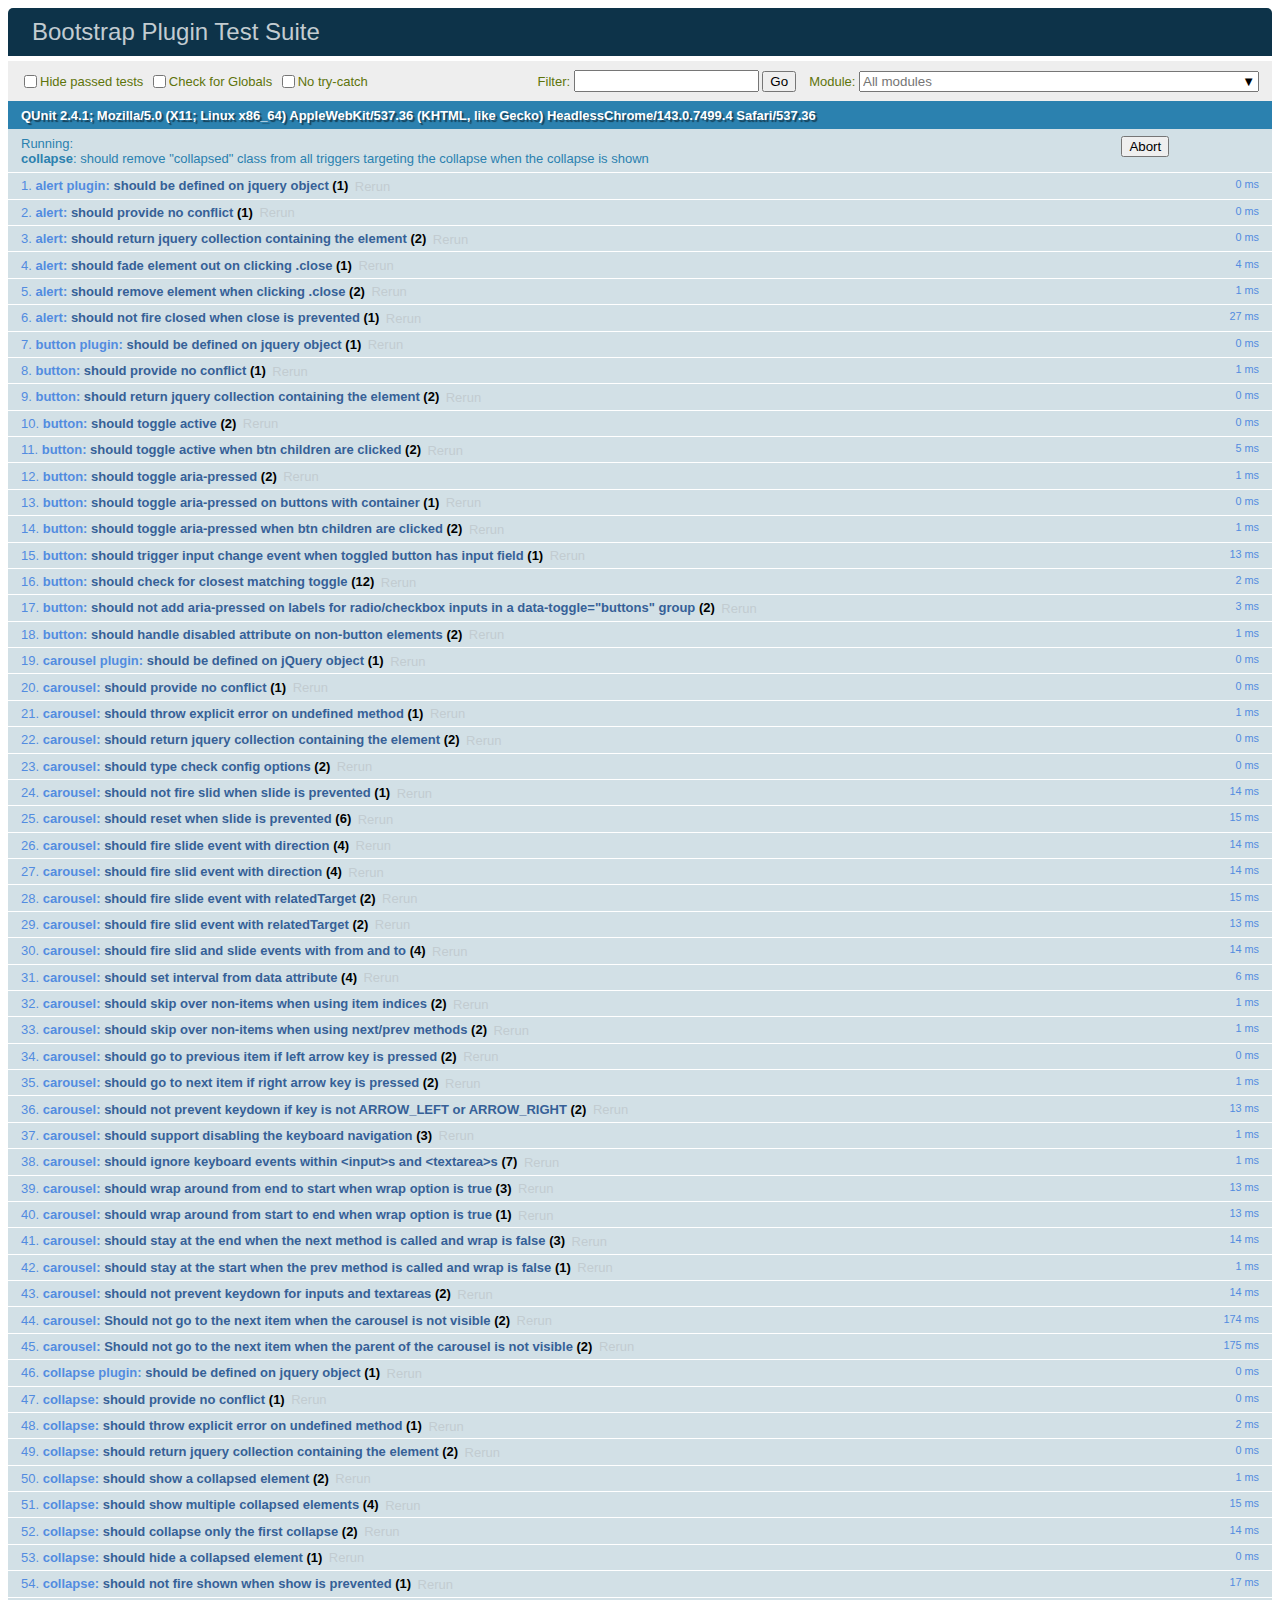
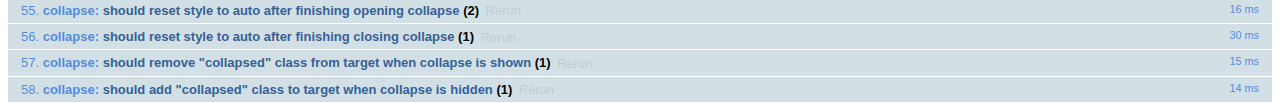
<file: vendors/css/bootstrap-4.0.0/js/tests/index.html>
<!doctype html>
<html lang="en">
  <head>
    <meta charset="utf-8">
    <meta name="viewport" content="width=device-width, initial-scale=1, shrink-to-fit=no">
    <title>Bootstrap Plugin Test Suite</title>

    <!-- jQuery -->
    <script>
      (function () {
        var path = '../../assets/js/vendor/jquery-slim.min.js'
        // get jquery param from the query string.
        var jQueryVersion = location.search.match(/[?&]jquery=(.*?)(?=&|$)/)

        // If a version was specified, use that version from our vendor folder
        if (jQueryVersion) {
          path = 'vendor/jquery-' + jQueryVersion[1] + '.min.js'
        }
        document.write('<script src="' + path + '"><\/script>')
      }())
    </script>
    <script src="../../assets/js/vendor/popper.min.js"></script>

    <!-- QUnit -->
    <link rel="stylesheet" href="vendor/qunit.css" media="screen">
    <script src="vendor/qunit.js"></script>

    <script>
      // Disable jQuery event aliases to ensure we don't accidentally use any of them
      [
        'blur',
        'focus',
        'focusin',
        'focusout',
        'resize',
        'scroll',
        'click',
        'dblclick',
        'mousedown',
        'mouseup',
        'mousemove',
        'mouseover',
        'mouseout',
        'mouseenter',
        'mouseleave',
        'change',
        'select',
        'submit',
        'keydown',
        'keypress',
        'keyup',
        'contextmenu'
      ].forEach(function(eventAlias) {
        $.fn[eventAlias] = function() {
          throw new Error('Using the ".' + eventAlias + '()" method is not allowed, so that Bootstrap can be compatible with custom jQuery builds which exclude the "event aliases" module that defines said method. See https://github.com/twbs/bootstrap/blob/master/CONTRIBUTING.md#js')
        }
      })

      // Require assert.expect in each test
      QUnit.config.requireExpects = true

      // See https://github.com/axemclion/grunt-saucelabs#test-result-details-with-qunit
      var log = []
      var testName

      QUnit.done(function(testResults) {
        var tests = []
        for (var i = 0; i < log.length; i++) {
          var details = log[i]
          tests.push({
            name: details.name,
            result: details.result,
            expected: details.expected,
            actual: details.actual,
            source: details.source
          })
        }
        testResults.tests = tests

        window.global_test_results = testResults
      })

      QUnit.testStart(function(testDetails) {
        QUnit.log(function(details) {
          if (!details.result) {
            details.name = testDetails.name
            log.push(details)
          }
        })
      })

      // Display fixture on-screen on iOS to avoid false positives
      // See https://github.com/twbs/bootstrap/pull/15955
      if (/iPhone|iPad|iPod/.test(navigator.userAgent)) {
        QUnit.begin(function() {
          $('#qunit-fixture').css({ top: 0, left: 0 })
        })

        QUnit.done(function() {
          $('#qunit-fixture').css({ top: '', left: '' })
        })
      }
    </script>

    <!-- Transpiled Plugins -->
    <script src="../dist/util.js"></script>
    <script src="../dist/alert.js"></script>
    <script src="../dist/button.js"></script>
    <script src="../dist/carousel.js"></script>
    <script src="../dist/collapse.js"></script>
    <script src="../dist/dropdown.js"></script>
    <script src="../dist/modal.js"></script>
    <script src="../dist/scrollspy.js"></script>
    <script src="../dist/tab.js"></script>
    <script src="../dist/tooltip.js"></script>
    <script src="../dist/popover.js"></script>

    <!-- Unit Tests -->
    <script src="unit/alert.js"></script>
    <script src="unit/button.js"></script>
    <script src="unit/carousel.js"></script>
    <script src="unit/collapse.js"></script>
    <script src="unit/dropdown.js"></script>
    <script src="unit/modal.js"></script>
    <script src="unit/scrollspy.js"></script>
    <script src="unit/tab.js"></script>
    <script src="unit/tooltip.js"></script>
    <script src="unit/popover.js"></script>
    <script src="unit/util.js"></script>
  </head>
  <body>
    <div id="qunit-container">
      <div id="qunit"></div>
      <div id="qunit-fixture"></div>
    </div>
  </body>
</html>
</file>
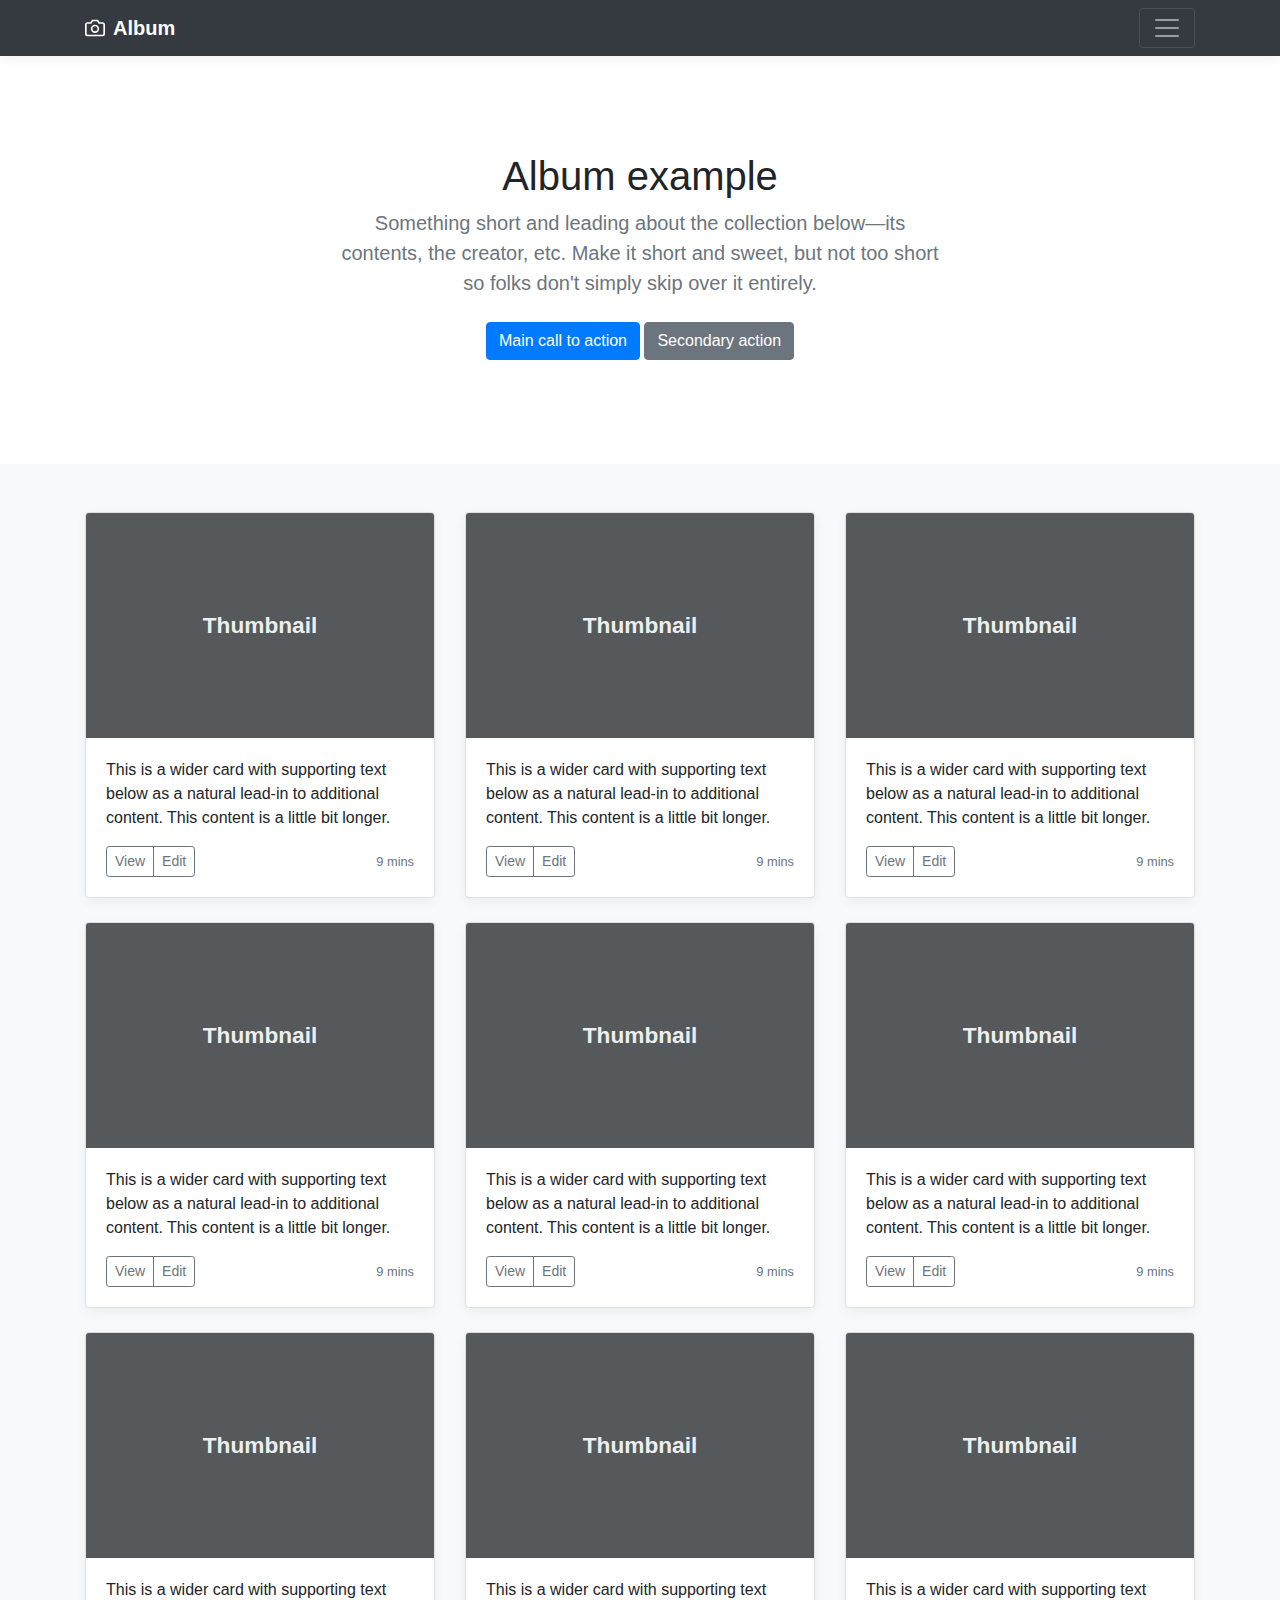
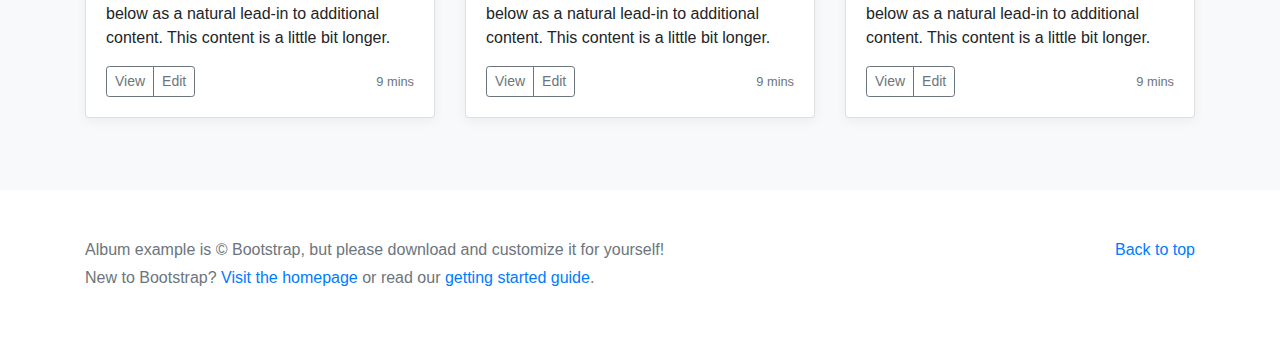
<file: vendors/css/bootstrap-4.0.0/docs/4.0/examples/album/index.html>
<!doctype html>
<html lang="en">
  <head>
    <meta charset="utf-8">
    <meta name="viewport" content="width=device-width, initial-scale=1, shrink-to-fit=no">
    <meta name="description" content="">
    <meta name="author" content="">
    <link rel="icon" href="../../../../favicon.ico">

    <title>Album example for Bootstrap</title>

    <!-- Bootstrap core CSS -->
    <link href="../../../../dist/css/bootstrap.min.css" rel="stylesheet">

    <!-- Custom styles for this template -->
    <link href="album.css" rel="stylesheet">
  </head>

  <body>

    <header>
      <div class="collapse bg-dark" id="navbarHeader">
        <div class="container">
          <div class="row">
            <div class="col-sm-8 col-md-7 py-4">
              <h4 class="text-white">About</h4>
              <p class="text-muted">Add some information about the album below, the author, or any other background context. Make it a few sentences long so folks can pick up some informative tidbits. Then, link them off to some social networking sites or contact information.</p>
            </div>
            <div class="col-sm-4 offset-md-1 py-4">
              <h4 class="text-white">Contact</h4>
              <ul class="list-unstyled">
                <li><a href="#" class="text-white">Follow on Twitter</a></li>
                <li><a href="#" class="text-white">Like on Facebook</a></li>
                <li><a href="#" class="text-white">Email me</a></li>
              </ul>
            </div>
          </div>
        </div>
      </div>
      <div class="navbar navbar-dark bg-dark box-shadow">
        <div class="container d-flex justify-content-between">
          <a href="#" class="navbar-brand d-flex align-items-center">
            <svg xmlns="http://www.w3.org/2000/svg" width="20" height="20" viewBox="0 0 24 24" fill="none" stroke="currentColor" stroke-width="2" stroke-linecap="round" stroke-linejoin="round" class="mr-2"><path d="M23 19a2 2 0 0 1-2 2H3a2 2 0 0 1-2-2V8a2 2 0 0 1 2-2h4l2-3h6l2 3h4a2 2 0 0 1 2 2z"></path><circle cx="12" cy="13" r="4"></circle></svg>
            <strong>Album</strong>
          </a>
          <button class="navbar-toggler" type="button" data-toggle="collapse" data-target="#navbarHeader" aria-controls="navbarHeader" aria-expanded="false" aria-label="Toggle navigation">
            <span class="navbar-toggler-icon"></span>
          </button>
        </div>
      </div>
    </header>

    <main role="main">

      <section class="jumbotron text-center">
        <div class="container">
          <h1 class="jumbotron-heading">Album example</h1>
          <p class="lead text-muted">Something short and leading about the collection below—its contents, the creator, etc. Make it short and sweet, but not too short so folks don't simply skip over it entirely.</p>
          <p>
            <a href="#" class="btn btn-primary my-2">Main call to action</a>
            <a href="#" class="btn btn-secondary my-2">Secondary action</a>
          </p>
        </div>
      </section>

      <div class="album py-5 bg-light">
        <div class="container">

          <div class="row">
            <div class="col-md-4">
              <div class="card mb-4 box-shadow">
                <img class="card-img-top" data-src="holder.js/100px225?theme=thumb&bg=55595c&fg=eceeef&text=Thumbnail" alt="Card image cap">
                <div class="card-body">
                  <p class="card-text">This is a wider card with supporting text below as a natural lead-in to additional content. This content is a little bit longer.</p>
                  <div class="d-flex justify-content-between align-items-center">
                    <div class="btn-group">
                      <button type="button" class="btn btn-sm btn-outline-secondary">View</button>
                      <button type="button" class="btn btn-sm btn-outline-secondary">Edit</button>
                    </div>
                    <small class="text-muted">9 mins</small>
                  </div>
                </div>
              </div>
            </div>
            <div class="col-md-4">
              <div class="card mb-4 box-shadow">
                <img class="card-img-top" data-src="holder.js/100px225?theme=thumb&bg=55595c&fg=eceeef&text=Thumbnail" alt="Card image cap">
                <div class="card-body">
                  <p class="card-text">This is a wider card with supporting text below as a natural lead-in to additional content. This content is a little bit longer.</p>
                  <div class="d-flex justify-content-between align-items-center">
                    <div class="btn-group">
                      <button type="button" class="btn btn-sm btn-outline-secondary">View</button>
                      <button type="button" class="btn btn-sm btn-outline-secondary">Edit</button>
                    </div>
                    <small class="text-muted">9 mins</small>
                  </div>
                </div>
              </div>
            </div>
            <div class="col-md-4">
              <div class="card mb-4 box-shadow">
                <img class="card-img-top" data-src="holder.js/100px225?theme=thumb&bg=55595c&fg=eceeef&text=Thumbnail" alt="Card image cap">
                <div class="card-body">
                  <p class="card-text">This is a wider card with supporting text below as a natural lead-in to additional content. This content is a little bit longer.</p>
                  <div class="d-flex justify-content-between align-items-center">
                    <div class="btn-group">
                      <button type="button" class="btn btn-sm btn-outline-secondary">View</button>
                      <button type="button" class="btn btn-sm btn-outline-secondary">Edit</button>
                    </div>
                    <small class="text-muted">9 mins</small>
                  </div>
                </div>
              </div>
            </div>

            <div class="col-md-4">
              <div class="card mb-4 box-shadow">
                <img class="card-img-top" data-src="holder.js/100px225?theme=thumb&bg=55595c&fg=eceeef&text=Thumbnail" alt="Card image cap">
                <div class="card-body">
                  <p class="card-text">This is a wider card with supporting text below as a natural lead-in to additional content. This content is a little bit longer.</p>
                  <div class="d-flex justify-content-between align-items-center">
                    <div class="btn-group">
                      <button type="button" class="btn btn-sm btn-outline-secondary">View</button>
                      <button type="button" class="btn btn-sm btn-outline-secondary">Edit</button>
                    </div>
                    <small class="text-muted">9 mins</small>
                  </div>
                </div>
              </div>
            </div>
            <div class="col-md-4">
              <div class="card mb-4 box-shadow">
                <img class="card-img-top" data-src="holder.js/100px225?theme=thumb&bg=55595c&fg=eceeef&text=Thumbnail" alt="Card image cap">
                <div class="card-body">
                  <p class="card-text">This is a wider card with supporting text below as a natural lead-in to additional content. This content is a little bit longer.</p>
                  <div class="d-flex justify-content-between align-items-center">
                    <div class="btn-group">
                      <button type="button" class="btn btn-sm btn-outline-secondary">View</button>
                      <button type="button" class="btn btn-sm btn-outline-secondary">Edit</button>
                    </div>
                    <small class="text-muted">9 mins</small>
                  </div>
                </div>
              </div>
            </div>
            <div class="col-md-4">
              <div class="card mb-4 box-shadow">
                <img class="card-img-top" data-src="holder.js/100px225?theme=thumb&bg=55595c&fg=eceeef&text=Thumbnail" alt="Card image cap">
                <div class="card-body">
                  <p class="card-text">This is a wider card with supporting text below as a natural lead-in to additional content. This content is a little bit longer.</p>
                  <div class="d-flex justify-content-between align-items-center">
                    <div class="btn-group">
                      <button type="button" class="btn btn-sm btn-outline-secondary">View</button>
                      <button type="button" class="btn btn-sm btn-outline-secondary">Edit</button>
                    </div>
                    <small class="text-muted">9 mins</small>
                  </div>
                </div>
              </div>
            </div>

            <div class="col-md-4">
              <div class="card mb-4 box-shadow">
                <img class="card-img-top" data-src="holder.js/100px225?theme=thumb&bg=55595c&fg=eceeef&text=Thumbnail" alt="Card image cap">
                <div class="card-body">
                  <p class="card-text">This is a wider card with supporting text below as a natural lead-in to additional content. This content is a little bit longer.</p>
                  <div class="d-flex justify-content-between align-items-center">
                    <div class="btn-group">
                      <button type="button" class="btn btn-sm btn-outline-secondary">View</button>
                      <button type="button" class="btn btn-sm btn-outline-secondary">Edit</button>
                    </div>
                    <small class="text-muted">9 mins</small>
                  </div>
                </div>
              </div>
            </div>
            <div class="col-md-4">
              <div class="card mb-4 box-shadow">
                <img class="card-img-top" data-src="holder.js/100px225?theme=thumb&bg=55595c&fg=eceeef&text=Thumbnail" alt="Card image cap">
                <div class="card-body">
                  <p class="card-text">This is a wider card with supporting text below as a natural lead-in to additional content. This content is a little bit longer.</p>
                  <div class="d-flex justify-content-between align-items-center">
                    <div class="btn-group">
                      <button type="button" class="btn btn-sm btn-outline-secondary">View</button>
                      <button type="button" class="btn btn-sm btn-outline-secondary">Edit</button>
                    </div>
                    <small class="text-muted">9 mins</small>
                  </div>
                </div>
              </div>
            </div>
            <div class="col-md-4">
              <div class="card mb-4 box-shadow">
                <img class="card-img-top" data-src="holder.js/100px225?theme=thumb&bg=55595c&fg=eceeef&text=Thumbnail" alt="Card image cap">
                <div class="card-body">
                  <p class="card-text">This is a wider card with supporting text below as a natural lead-in to additional content. This content is a little bit longer.</p>
                  <div class="d-flex justify-content-between align-items-center">
                    <div class="btn-group">
                      <button type="button" class="btn btn-sm btn-outline-secondary">View</button>
                      <button type="button" class="btn btn-sm btn-outline-secondary">Edit</button>
                    </div>
                    <small class="text-muted">9 mins</small>
                  </div>
                </div>
              </div>
            </div>
          </div>
        </div>
      </div>

    </main>

    <footer class="text-muted">
      <div class="container">
        <p class="float-right">
          <a href="#">Back to top</a>
        </p>
        <p>Album example is &copy; Bootstrap, but please download and customize it for yourself!</p>
        <p>New to Bootstrap? <a href="../../">Visit the homepage</a> or read our <a href="../../getting-started/">getting started guide</a>.</p>
      </div>
    </footer>

    <!-- Bootstrap core JavaScript
    ================================================== -->
    <!-- Placed at the end of the document so the pages load faster -->
    <script src="https://code.jquery.com/jquery-3.2.1.slim.min.js" integrity="sha384-KJ3o2DKtIkvYIK3UENzmM7KCkRr/rE9/Qpg6aAZGJwFDMVNA/GpGFF93hXpG5KkN" crossorigin="anonymous"></script>
    <script>window.jQuery || document.write('<script src="../../../../assets/js/vendor/jquery-slim.min.js"><\/script>')</script>
    <script src="../../../../assets/js/vendor/popper.min.js"></script>
    <script src="../../../../dist/js/bootstrap.min.js"></script>
    <script src="../../../../assets/js/vendor/holder.min.js"></script>
  </body>
</html>
</file>
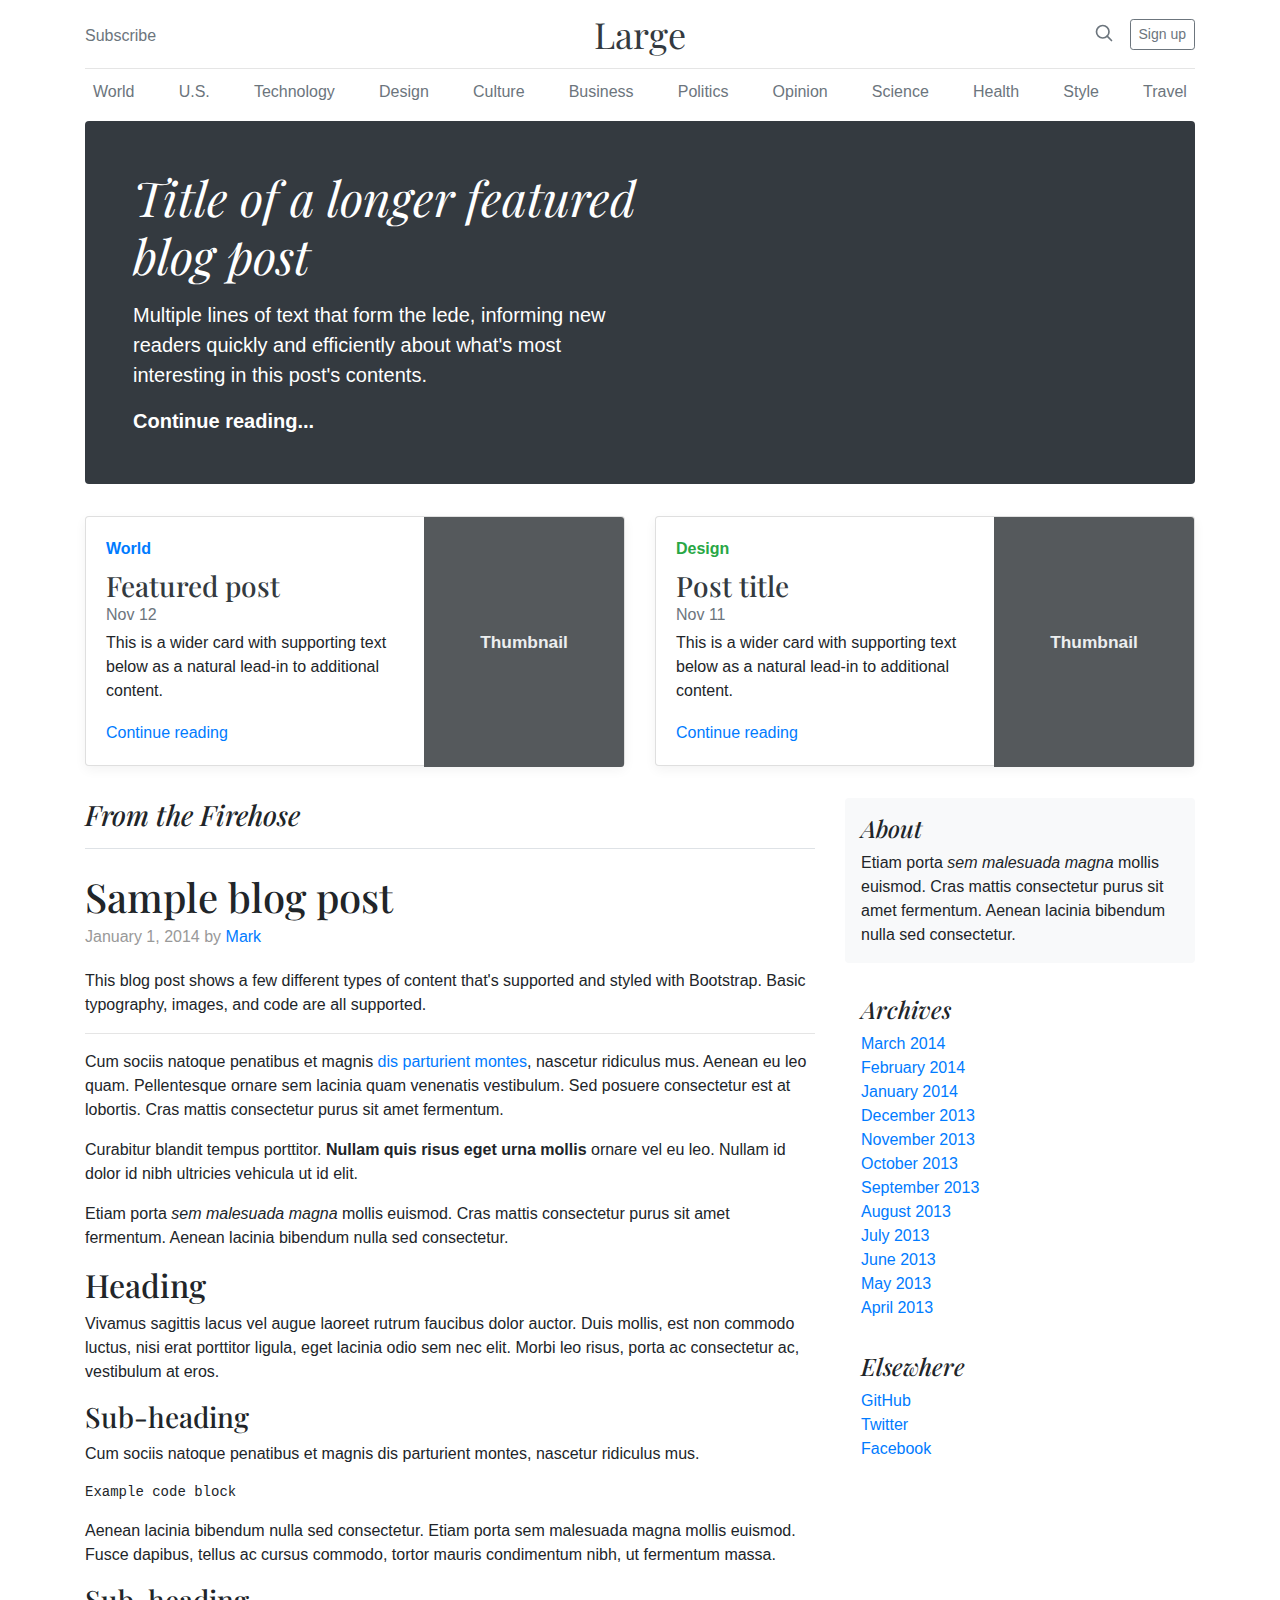
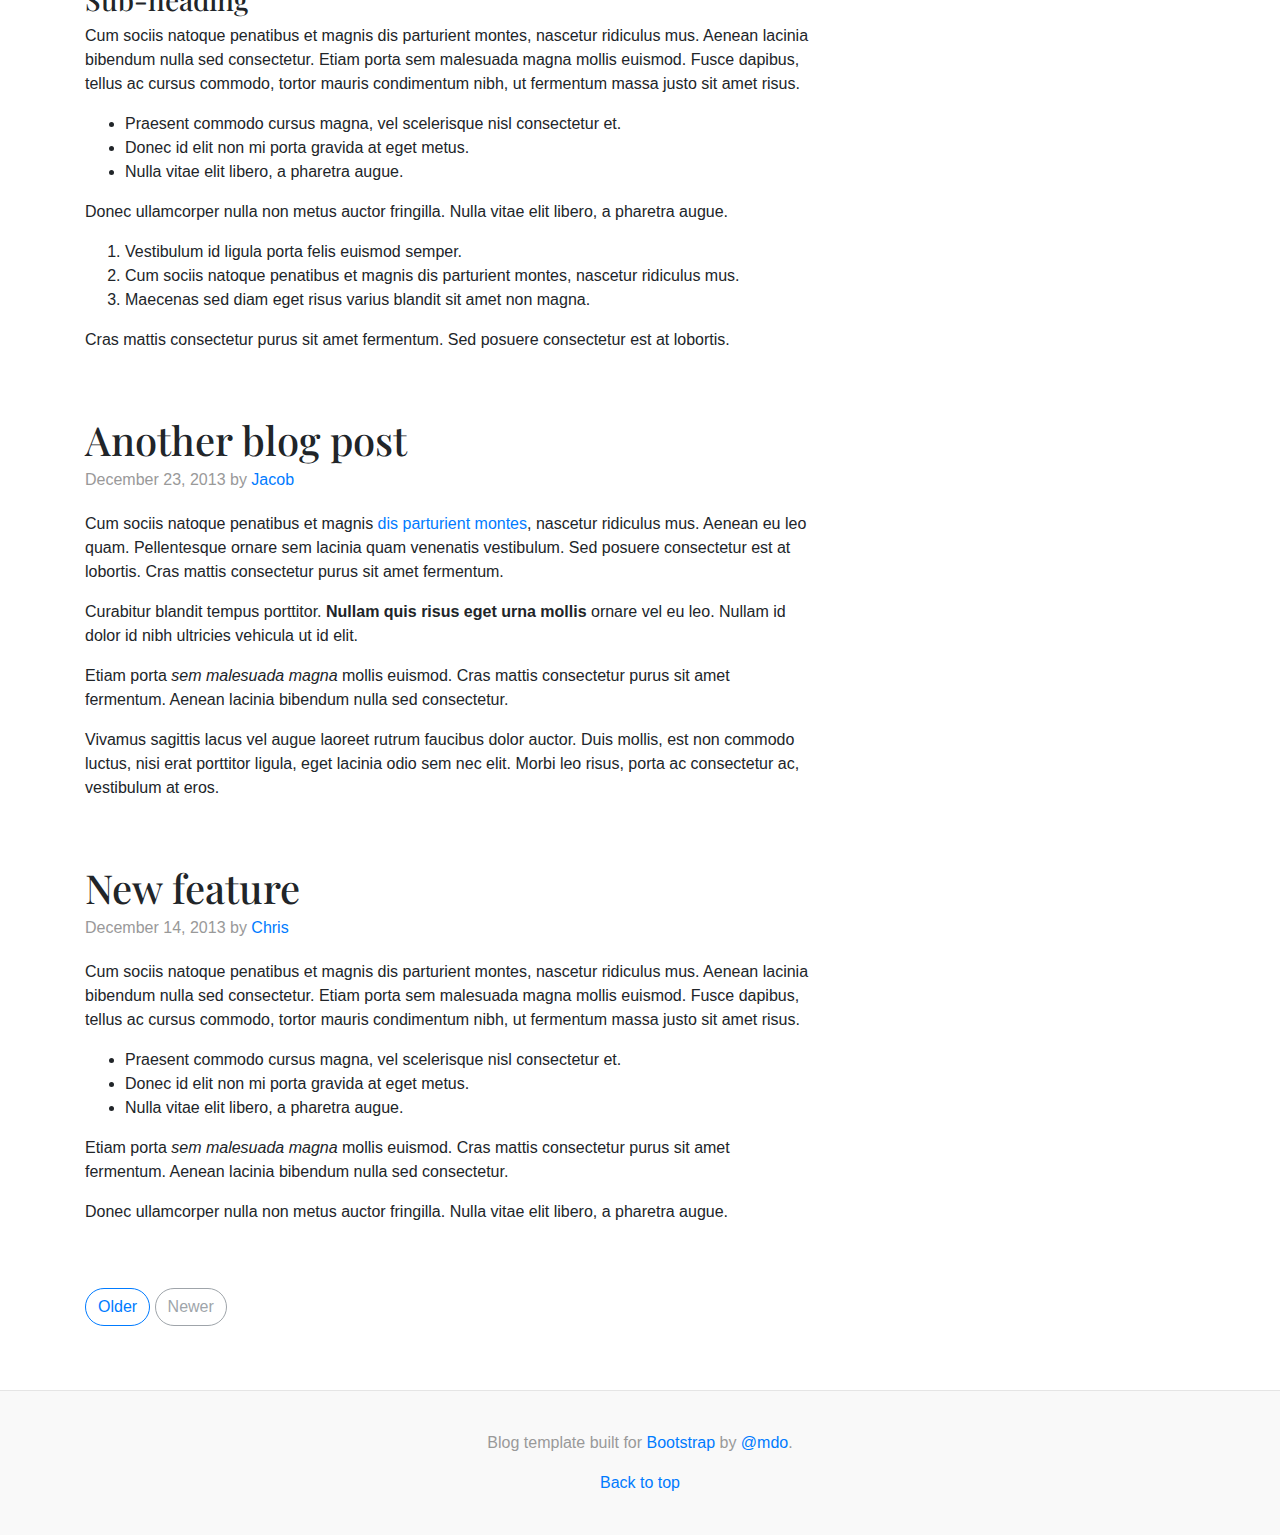
<file: vendors/css/bootstrap-4.0.0/docs/4.0/examples/blog/index.html>
<!doctype html>
<html lang="en">
  <head>
    <meta charset="utf-8">
    <meta name="viewport" content="width=device-width, initial-scale=1, shrink-to-fit=no">
    <meta name="description" content="">
    <meta name="author" content="">
    <link rel="icon" href="../../../../favicon.ico">

    <title>Blog Template for Bootstrap</title>

    <!-- Bootstrap core CSS -->
    <link href="../../../../dist/css/bootstrap.min.css" rel="stylesheet">

    <!-- Custom styles for this template -->
    <link href="https://fonts.googleapis.com/css?family=Playfair+Display:700,900" rel="stylesheet">
    <link href="blog.css" rel="stylesheet">
  </head>

  <body>

    <div class="container">
      <header class="blog-header py-3">
        <div class="row flex-nowrap justify-content-between align-items-center">
          <div class="col-4 pt-1">
            <a class="text-muted" href="#">Subscribe</a>
          </div>
          <div class="col-4 text-center">
            <a class="blog-header-logo text-dark" href="#">Large</a>
          </div>
          <div class="col-4 d-flex justify-content-end align-items-center">
            <a class="text-muted" href="#">
              <svg xmlns="http://www.w3.org/2000/svg" width="20" height="20" viewBox="0 0 24 24" fill="none" stroke="currentColor" stroke-width="2" stroke-linecap="round" stroke-linejoin="round" class="mx-3"><circle cx="10.5" cy="10.5" r="7.5"></circle><line x1="21" y1="21" x2="15.8" y2="15.8"></line></svg>
            </a>
            <a class="btn btn-sm btn-outline-secondary" href="#">Sign up</a>
          </div>
        </div>
      </header>

      <div class="nav-scroller py-1 mb-2">
        <nav class="nav d-flex justify-content-between">
          <a class="p-2 text-muted" href="#">World</a>
          <a class="p-2 text-muted" href="#">U.S.</a>
          <a class="p-2 text-muted" href="#">Technology</a>
          <a class="p-2 text-muted" href="#">Design</a>
          <a class="p-2 text-muted" href="#">Culture</a>
          <a class="p-2 text-muted" href="#">Business</a>
          <a class="p-2 text-muted" href="#">Politics</a>
          <a class="p-2 text-muted" href="#">Opinion</a>
          <a class="p-2 text-muted" href="#">Science</a>
          <a class="p-2 text-muted" href="#">Health</a>
          <a class="p-2 text-muted" href="#">Style</a>
          <a class="p-2 text-muted" href="#">Travel</a>
        </nav>
      </div>

      <div class="jumbotron p-3 p-md-5 text-white rounded bg-dark">
        <div class="col-md-6 px-0">
          <h1 class="display-4 font-italic">Title of a longer featured blog post</h1>
          <p class="lead my-3">Multiple lines of text that form the lede, informing new readers quickly and efficiently about what's most interesting in this post's contents.</p>
          <p class="lead mb-0"><a href="#" class="text-white font-weight-bold">Continue reading...</a></p>
        </div>
      </div>

      <div class="row mb-2">
        <div class="col-md-6">
          <div class="card flex-md-row mb-4 box-shadow h-md-250">
            <div class="card-body d-flex flex-column align-items-start">
              <strong class="d-inline-block mb-2 text-primary">World</strong>
              <h3 class="mb-0">
                <a class="text-dark" href="#">Featured post</a>
              </h3>
              <div class="mb-1 text-muted">Nov 12</div>
              <p class="card-text mb-auto">This is a wider card with supporting text below as a natural lead-in to additional content.</p>
              <a href="#">Continue reading</a>
            </div>
            <img class="card-img-right flex-auto d-none d-md-block" data-src="holder.js/200x250?theme=thumb" alt="Card image cap">
          </div>
        </div>
        <div class="col-md-6">
          <div class="card flex-md-row mb-4 box-shadow h-md-250">
            <div class="card-body d-flex flex-column align-items-start">
              <strong class="d-inline-block mb-2 text-success">Design</strong>
              <h3 class="mb-0">
                <a class="text-dark" href="#">Post title</a>
              </h3>
              <div class="mb-1 text-muted">Nov 11</div>
              <p class="card-text mb-auto">This is a wider card with supporting text below as a natural lead-in to additional content.</p>
              <a href="#">Continue reading</a>
            </div>
            <img class="card-img-right flex-auto d-none d-md-block" data-src="holder.js/200x250?theme=thumb" alt="Card image cap">
          </div>
        </div>
      </div>
    </div>

    <main role="main" class="container">
      <div class="row">
        <div class="col-md-8 blog-main">
          <h3 class="pb-3 mb-4 font-italic border-bottom">
            From the Firehose
          </h3>

          <div class="blog-post">
            <h2 class="blog-post-title">Sample blog post</h2>
            <p class="blog-post-meta">January 1, 2014 by <a href="#">Mark</a></p>

            <p>This blog post shows a few different types of content that's supported and styled with Bootstrap. Basic typography, images, and code are all supported.</p>
            <hr>
            <p>Cum sociis natoque penatibus et magnis <a href="#">dis parturient montes</a>, nascetur ridiculus mus. Aenean eu leo quam. Pellentesque ornare sem lacinia quam venenatis vestibulum. Sed posuere consectetur est at lobortis. Cras mattis consectetur purus sit amet fermentum.</p>
            <blockquote>
              <p>Curabitur blandit tempus porttitor. <strong>Nullam quis risus eget urna mollis</strong> ornare vel eu leo. Nullam id dolor id nibh ultricies vehicula ut id elit.</p>
            </blockquote>
            <p>Etiam porta <em>sem malesuada magna</em> mollis euismod. Cras mattis consectetur purus sit amet fermentum. Aenean lacinia bibendum nulla sed consectetur.</p>
            <h2>Heading</h2>
            <p>Vivamus sagittis lacus vel augue laoreet rutrum faucibus dolor auctor. Duis mollis, est non commodo luctus, nisi erat porttitor ligula, eget lacinia odio sem nec elit. Morbi leo risus, porta ac consectetur ac, vestibulum at eros.</p>
            <h3>Sub-heading</h3>
            <p>Cum sociis natoque penatibus et magnis dis parturient montes, nascetur ridiculus mus.</p>
            <pre><code>Example code block</code></pre>
            <p>Aenean lacinia bibendum nulla sed consectetur. Etiam porta sem malesuada magna mollis euismod. Fusce dapibus, tellus ac cursus commodo, tortor mauris condimentum nibh, ut fermentum massa.</p>
            <h3>Sub-heading</h3>
            <p>Cum sociis natoque penatibus et magnis dis parturient montes, nascetur ridiculus mus. Aenean lacinia bibendum nulla sed consectetur. Etiam porta sem malesuada magna mollis euismod. Fusce dapibus, tellus ac cursus commodo, tortor mauris condimentum nibh, ut fermentum massa justo sit amet risus.</p>
            <ul>
              <li>Praesent commodo cursus magna, vel scelerisque nisl consectetur et.</li>
              <li>Donec id elit non mi porta gravida at eget metus.</li>
              <li>Nulla vitae elit libero, a pharetra augue.</li>
            </ul>
            <p>Donec ullamcorper nulla non metus auctor fringilla. Nulla vitae elit libero, a pharetra augue.</p>
            <ol>
              <li>Vestibulum id ligula porta felis euismod semper.</li>
              <li>Cum sociis natoque penatibus et magnis dis parturient montes, nascetur ridiculus mus.</li>
              <li>Maecenas sed diam eget risus varius blandit sit amet non magna.</li>
            </ol>
            <p>Cras mattis consectetur purus sit amet fermentum. Sed posuere consectetur est at lobortis.</p>
          </div><!-- /.blog-post -->

          <div class="blog-post">
            <h2 class="blog-post-title">Another blog post</h2>
            <p class="blog-post-meta">December 23, 2013 by <a href="#">Jacob</a></p>

            <p>Cum sociis natoque penatibus et magnis <a href="#">dis parturient montes</a>, nascetur ridiculus mus. Aenean eu leo quam. Pellentesque ornare sem lacinia quam venenatis vestibulum. Sed posuere consectetur est at lobortis. Cras mattis consectetur purus sit amet fermentum.</p>
            <blockquote>
              <p>Curabitur blandit tempus porttitor. <strong>Nullam quis risus eget urna mollis</strong> ornare vel eu leo. Nullam id dolor id nibh ultricies vehicula ut id elit.</p>
            </blockquote>
            <p>Etiam porta <em>sem malesuada magna</em> mollis euismod. Cras mattis consectetur purus sit amet fermentum. Aenean lacinia bibendum nulla sed consectetur.</p>
            <p>Vivamus sagittis lacus vel augue laoreet rutrum faucibus dolor auctor. Duis mollis, est non commodo luctus, nisi erat porttitor ligula, eget lacinia odio sem nec elit. Morbi leo risus, porta ac consectetur ac, vestibulum at eros.</p>
          </div><!-- /.blog-post -->

          <div class="blog-post">
            <h2 class="blog-post-title">New feature</h2>
            <p class="blog-post-meta">December 14, 2013 by <a href="#">Chris</a></p>

            <p>Cum sociis natoque penatibus et magnis dis parturient montes, nascetur ridiculus mus. Aenean lacinia bibendum nulla sed consectetur. Etiam porta sem malesuada magna mollis euismod. Fusce dapibus, tellus ac cursus commodo, tortor mauris condimentum nibh, ut fermentum massa justo sit amet risus.</p>
            <ul>
              <li>Praesent commodo cursus magna, vel scelerisque nisl consectetur et.</li>
              <li>Donec id elit non mi porta gravida at eget metus.</li>
              <li>Nulla vitae elit libero, a pharetra augue.</li>
            </ul>
            <p>Etiam porta <em>sem malesuada magna</em> mollis euismod. Cras mattis consectetur purus sit amet fermentum. Aenean lacinia bibendum nulla sed consectetur.</p>
            <p>Donec ullamcorper nulla non metus auctor fringilla. Nulla vitae elit libero, a pharetra augue.</p>
          </div><!-- /.blog-post -->

          <nav class="blog-pagination">
            <a class="btn btn-outline-primary" href="#">Older</a>
            <a class="btn btn-outline-secondary disabled" href="#">Newer</a>
          </nav>

        </div><!-- /.blog-main -->

        <aside class="col-md-4 blog-sidebar">
          <div class="p-3 mb-3 bg-light rounded">
            <h4 class="font-italic">About</h4>
            <p class="mb-0">Etiam porta <em>sem malesuada magna</em> mollis euismod. Cras mattis consectetur purus sit amet fermentum. Aenean lacinia bibendum nulla sed consectetur.</p>
          </div>

          <div class="p-3">
            <h4 class="font-italic">Archives</h4>
            <ol class="list-unstyled mb-0">
              <li><a href="#">March 2014</a></li>
              <li><a href="#">February 2014</a></li>
              <li><a href="#">January 2014</a></li>
              <li><a href="#">December 2013</a></li>
              <li><a href="#">November 2013</a></li>
              <li><a href="#">October 2013</a></li>
              <li><a href="#">September 2013</a></li>
              <li><a href="#">August 2013</a></li>
              <li><a href="#">July 2013</a></li>
              <li><a href="#">June 2013</a></li>
              <li><a href="#">May 2013</a></li>
              <li><a href="#">April 2013</a></li>
            </ol>
          </div>

          <div class="p-3">
            <h4 class="font-italic">Elsewhere</h4>
            <ol class="list-unstyled">
              <li><a href="#">GitHub</a></li>
              <li><a href="#">Twitter</a></li>
              <li><a href="#">Facebook</a></li>
            </ol>
          </div>
        </aside><!-- /.blog-sidebar -->

      </div><!-- /.row -->

    </main><!-- /.container -->

    <footer class="blog-footer">
      <p>Blog template built for <a href="https://getbootstrap.com/">Bootstrap</a> by <a href="https://twitter.com/mdo">@mdo</a>.</p>
      <p>
        <a href="#">Back to top</a>
      </p>
    </footer>

    <!-- Bootstrap core JavaScript
    ================================================== -->
    <!-- Placed at the end of the document so the pages load faster -->
    <script src="https://code.jquery.com/jquery-3.2.1.slim.min.js" integrity="sha384-KJ3o2DKtIkvYIK3UENzmM7KCkRr/rE9/Qpg6aAZGJwFDMVNA/GpGFF93hXpG5KkN" crossorigin="anonymous"></script>
    <script>window.jQuery || document.write('<script src="../../../../assets/js/vendor/jquery-slim.min.js"><\/script>')</script>
    <script src="../../../../assets/js/vendor/popper.min.js"></script>
    <script src="../../../../dist/js/bootstrap.min.js"></script>
    <script src="../../../../assets/js/vendor/holder.min.js"></script>
    <script>
      Holder.addTheme('thumb', {
        bg: '#55595c',
        fg: '#eceeef',
        text: 'Thumbnail'
      });
    </script>
  </body>
</html>
</file>
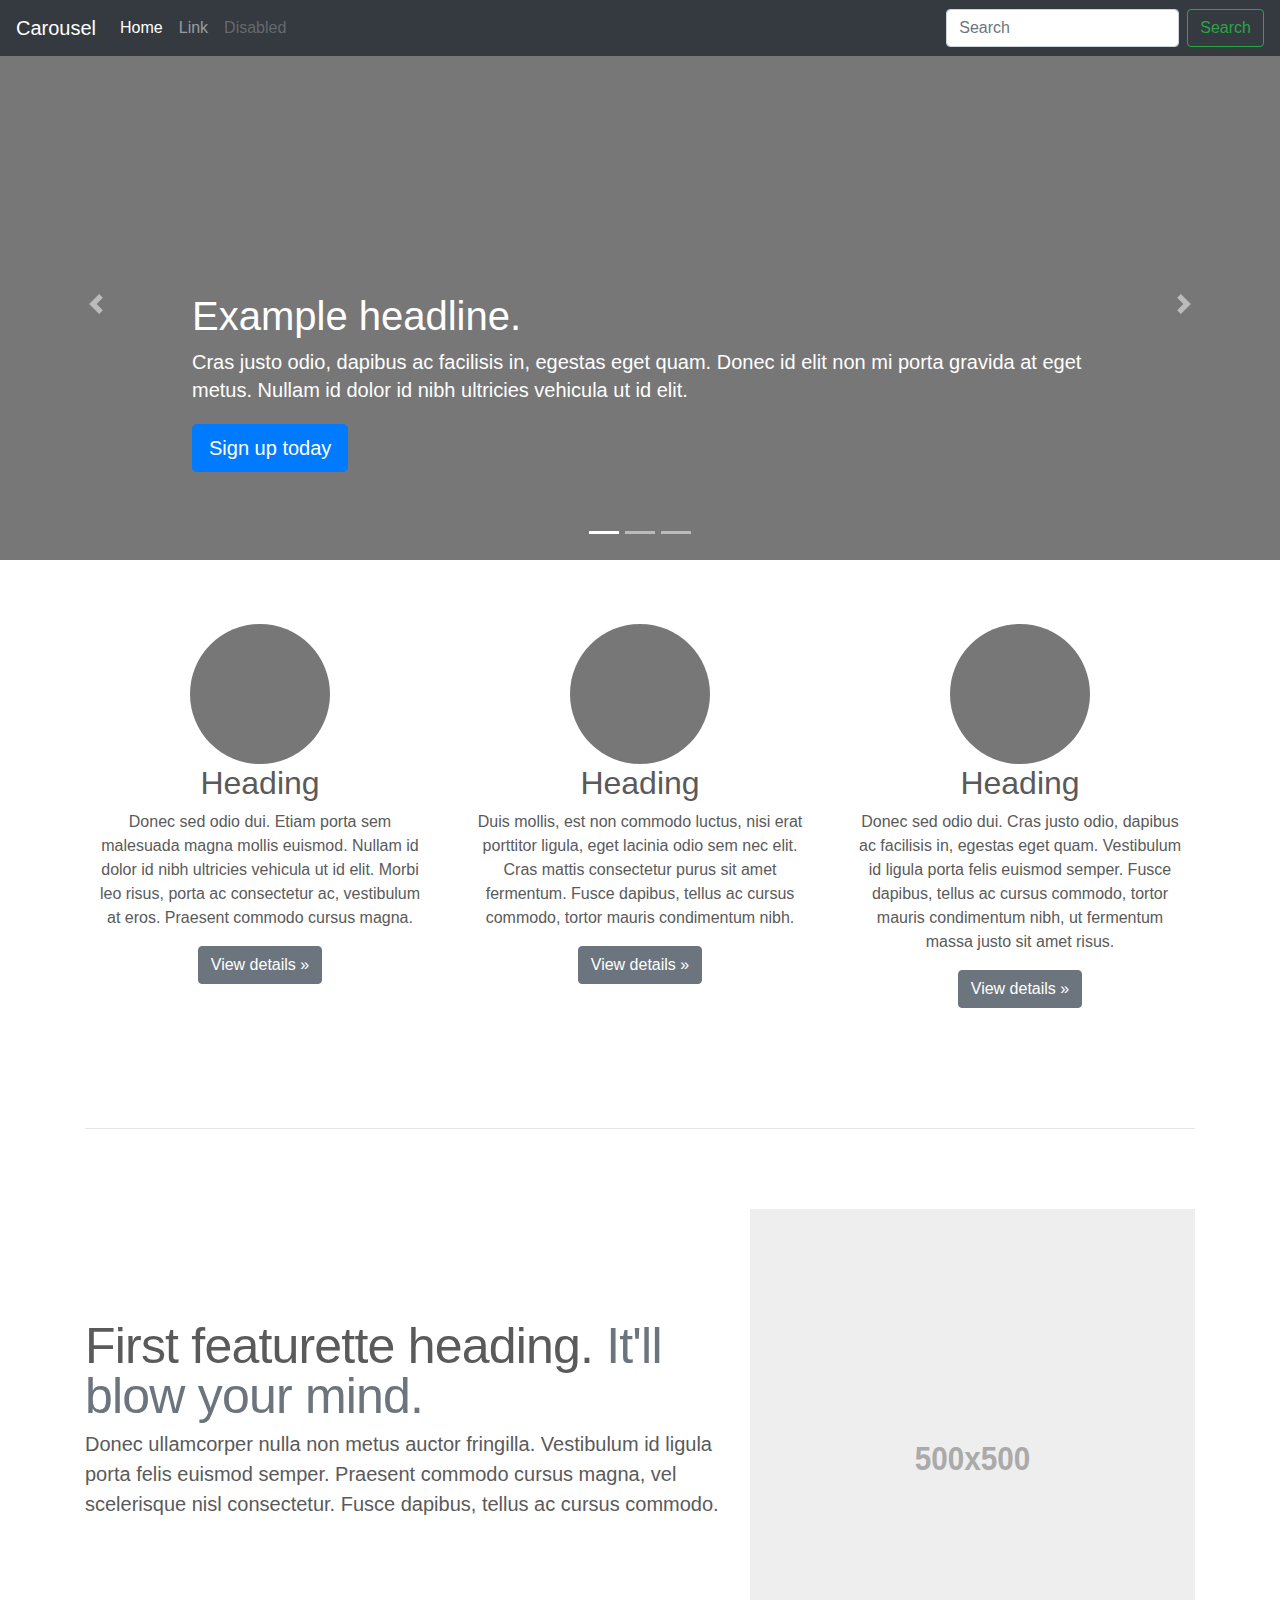
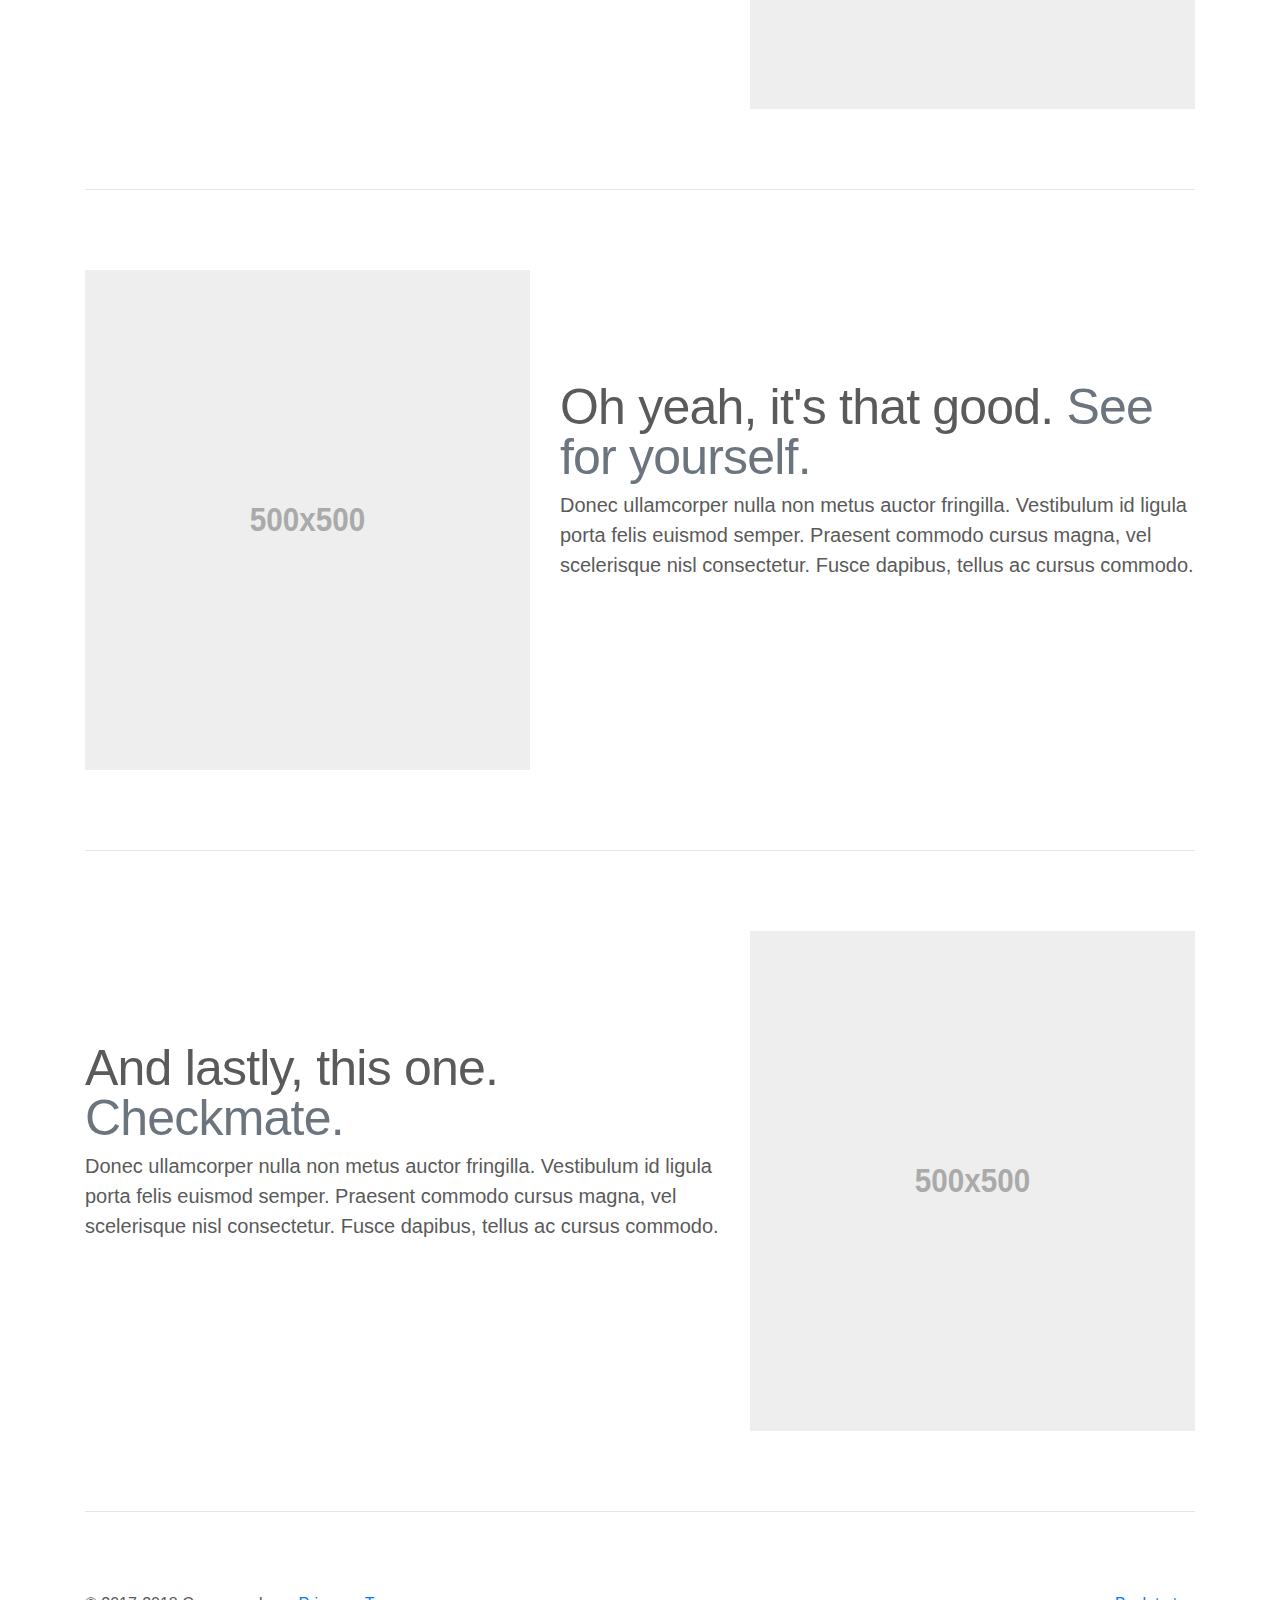
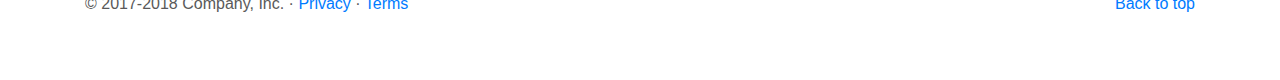
<file: vendors/css/bootstrap-4.0.0/docs/4.0/examples/carousel/index.html>
<!doctype html>
<html lang="en">
  <head>
    <meta charset="utf-8">
    <meta name="viewport" content="width=device-width, initial-scale=1, shrink-to-fit=no">
    <meta name="description" content="">
    <meta name="author" content="">
    <link rel="icon" href="../../../../favicon.ico">

    <title>Carousel Template for Bootstrap</title>

    <!-- Bootstrap core CSS -->
    <link href="../../../../dist/css/bootstrap.min.css" rel="stylesheet">

    <!-- Custom styles for this template -->
    <link href="carousel.css" rel="stylesheet">
  </head>
  <body>

    <header>
      <nav class="navbar navbar-expand-md navbar-dark fixed-top bg-dark">
        <a class="navbar-brand" href="#">Carousel</a>
        <button class="navbar-toggler" type="button" data-toggle="collapse" data-target="#navbarCollapse" aria-controls="navbarCollapse" aria-expanded="false" aria-label="Toggle navigation">
          <span class="navbar-toggler-icon"></span>
        </button>
        <div class="collapse navbar-collapse" id="navbarCollapse">
          <ul class="navbar-nav mr-auto">
            <li class="nav-item active">
              <a class="nav-link" href="#">Home <span class="sr-only">(current)</span></a>
            </li>
            <li class="nav-item">
              <a class="nav-link" href="#">Link</a>
            </li>
            <li class="nav-item">
              <a class="nav-link disabled" href="#">Disabled</a>
            </li>
          </ul>
          <form class="form-inline mt-2 mt-md-0">
            <input class="form-control mr-sm-2" type="text" placeholder="Search" aria-label="Search">
            <button class="btn btn-outline-success my-2 my-sm-0" type="submit">Search</button>
          </form>
        </div>
      </nav>
    </header>

    <main role="main">

      <div id="myCarousel" class="carousel slide" data-ride="carousel">
        <ol class="carousel-indicators">
          <li data-target="#myCarousel" data-slide-to="0" class="active"></li>
          <li data-target="#myCarousel" data-slide-to="1"></li>
          <li data-target="#myCarousel" data-slide-to="2"></li>
        </ol>
        <div class="carousel-inner">
          <div class="carousel-item active">
            <img class="first-slide" src="[data-uri]" alt="First slide">
            <div class="container">
              <div class="carousel-caption text-left">
                <h1>Example headline.</h1>
                <p>Cras justo odio, dapibus ac facilisis in, egestas eget quam. Donec id elit non mi porta gravida at eget metus. Nullam id dolor id nibh ultricies vehicula ut id elit.</p>
                <p><a class="btn btn-lg btn-primary" href="#" role="button">Sign up today</a></p>
              </div>
            </div>
          </div>
          <div class="carousel-item">
            <img class="second-slide" src="[data-uri]" alt="Second slide">
            <div class="container">
              <div class="carousel-caption">
                <h1>Another example headline.</h1>
                <p>Cras justo odio, dapibus ac facilisis in, egestas eget quam. Donec id elit non mi porta gravida at eget metus. Nullam id dolor id nibh ultricies vehicula ut id elit.</p>
                <p><a class="btn btn-lg btn-primary" href="#" role="button">Learn more</a></p>
              </div>
            </div>
          </div>
          <div class="carousel-item">
            <img class="third-slide" src="[data-uri]" alt="Third slide">
            <div class="container">
              <div class="carousel-caption text-right">
                <h1>One more for good measure.</h1>
                <p>Cras justo odio, dapibus ac facilisis in, egestas eget quam. Donec id elit non mi porta gravida at eget metus. Nullam id dolor id nibh ultricies vehicula ut id elit.</p>
                <p><a class="btn btn-lg btn-primary" href="#" role="button">Browse gallery</a></p>
              </div>
            </div>
          </div>
        </div>
        <a class="carousel-control-prev" href="#myCarousel" role="button" data-slide="prev">
          <span class="carousel-control-prev-icon" aria-hidden="true"></span>
          <span class="sr-only">Previous</span>
        </a>
        <a class="carousel-control-next" href="#myCarousel" role="button" data-slide="next">
          <span class="carousel-control-next-icon" aria-hidden="true"></span>
          <span class="sr-only">Next</span>
        </a>
      </div>


      <!-- Marketing messaging and featurettes
      ================================================== -->
      <!-- Wrap the rest of the page in another container to center all the content. -->

      <div class="container marketing">

        <!-- Three columns of text below the carousel -->
        <div class="row">
          <div class="col-lg-4">
            <img class="rounded-circle" src="[data-uri]" alt="Generic placeholder image" width="140" height="140">
            <h2>Heading</h2>
            <p>Donec sed odio dui. Etiam porta sem malesuada magna mollis euismod. Nullam id dolor id nibh ultricies vehicula ut id elit. Morbi leo risus, porta ac consectetur ac, vestibulum at eros. Praesent commodo cursus magna.</p>
            <p><a class="btn btn-secondary" href="#" role="button">View details &raquo;</a></p>
          </div><!-- /.col-lg-4 -->
          <div class="col-lg-4">
            <img class="rounded-circle" src="[data-uri]" alt="Generic placeholder image" width="140" height="140">
            <h2>Heading</h2>
            <p>Duis mollis, est non commodo luctus, nisi erat porttitor ligula, eget lacinia odio sem nec elit. Cras mattis consectetur purus sit amet fermentum. Fusce dapibus, tellus ac cursus commodo, tortor mauris condimentum nibh.</p>
            <p><a class="btn btn-secondary" href="#" role="button">View details &raquo;</a></p>
          </div><!-- /.col-lg-4 -->
          <div class="col-lg-4">
            <img class="rounded-circle" src="[data-uri]" alt="Generic placeholder image" width="140" height="140">
            <h2>Heading</h2>
            <p>Donec sed odio dui. Cras justo odio, dapibus ac facilisis in, egestas eget quam. Vestibulum id ligula porta felis euismod semper. Fusce dapibus, tellus ac cursus commodo, tortor mauris condimentum nibh, ut fermentum massa justo sit amet risus.</p>
            <p><a class="btn btn-secondary" href="#" role="button">View details &raquo;</a></p>
          </div><!-- /.col-lg-4 -->
        </div><!-- /.row -->


        <!-- START THE FEATURETTES -->

        <hr class="featurette-divider">

        <div class="row featurette">
          <div class="col-md-7">
            <h2 class="featurette-heading">First featurette heading. <span class="text-muted">It'll blow your mind.</span></h2>
            <p class="lead">Donec ullamcorper nulla non metus auctor fringilla. Vestibulum id ligula porta felis euismod semper. Praesent commodo cursus magna, vel scelerisque nisl consectetur. Fusce dapibus, tellus ac cursus commodo.</p>
          </div>
          <div class="col-md-5">
            <img class="featurette-image img-fluid mx-auto" data-src="holder.js/500x500/auto" alt="Generic placeholder image">
          </div>
        </div>

        <hr class="featurette-divider">

        <div class="row featurette">
          <div class="col-md-7 order-md-2">
            <h2 class="featurette-heading">Oh yeah, it's that good. <span class="text-muted">See for yourself.</span></h2>
            <p class="lead">Donec ullamcorper nulla non metus auctor fringilla. Vestibulum id ligula porta felis euismod semper. Praesent commodo cursus magna, vel scelerisque nisl consectetur. Fusce dapibus, tellus ac cursus commodo.</p>
          </div>
          <div class="col-md-5 order-md-1">
            <img class="featurette-image img-fluid mx-auto" data-src="holder.js/500x500/auto" alt="Generic placeholder image">
          </div>
        </div>

        <hr class="featurette-divider">

        <div class="row featurette">
          <div class="col-md-7">
            <h2 class="featurette-heading">And lastly, this one. <span class="text-muted">Checkmate.</span></h2>
            <p class="lead">Donec ullamcorper nulla non metus auctor fringilla. Vestibulum id ligula porta felis euismod semper. Praesent commodo cursus magna, vel scelerisque nisl consectetur. Fusce dapibus, tellus ac cursus commodo.</p>
          </div>
          <div class="col-md-5">
            <img class="featurette-image img-fluid mx-auto" data-src="holder.js/500x500/auto" alt="Generic placeholder image">
          </div>
        </div>

        <hr class="featurette-divider">

        <!-- /END THE FEATURETTES -->

      </div><!-- /.container -->


      <!-- FOOTER -->
      <footer class="container">
        <p class="float-right"><a href="#">Back to top</a></p>
        <p>&copy; 2017-2018 Company, Inc. &middot; <a href="#">Privacy</a> &middot; <a href="#">Terms</a></p>
      </footer>
    </main>

    <!-- Bootstrap core JavaScript
    ================================================== -->
    <!-- Placed at the end of the document so the pages load faster -->
    <script src="https://code.jquery.com/jquery-3.2.1.slim.min.js" integrity="sha384-KJ3o2DKtIkvYIK3UENzmM7KCkRr/rE9/Qpg6aAZGJwFDMVNA/GpGFF93hXpG5KkN" crossorigin="anonymous"></script>
    <script>window.jQuery || document.write('<script src="../../../../assets/js/vendor/jquery-slim.min.js"><\/script>')</script>
    <script src="../../../../assets/js/vendor/popper.min.js"></script>
    <script src="../../../../dist/js/bootstrap.min.js"></script>
    <!-- Just to make our placeholder images work. Don't actually copy the next line! -->
    <script src="../../../../assets/js/vendor/holder.min.js"></script>
  </body>
</html>
</file>
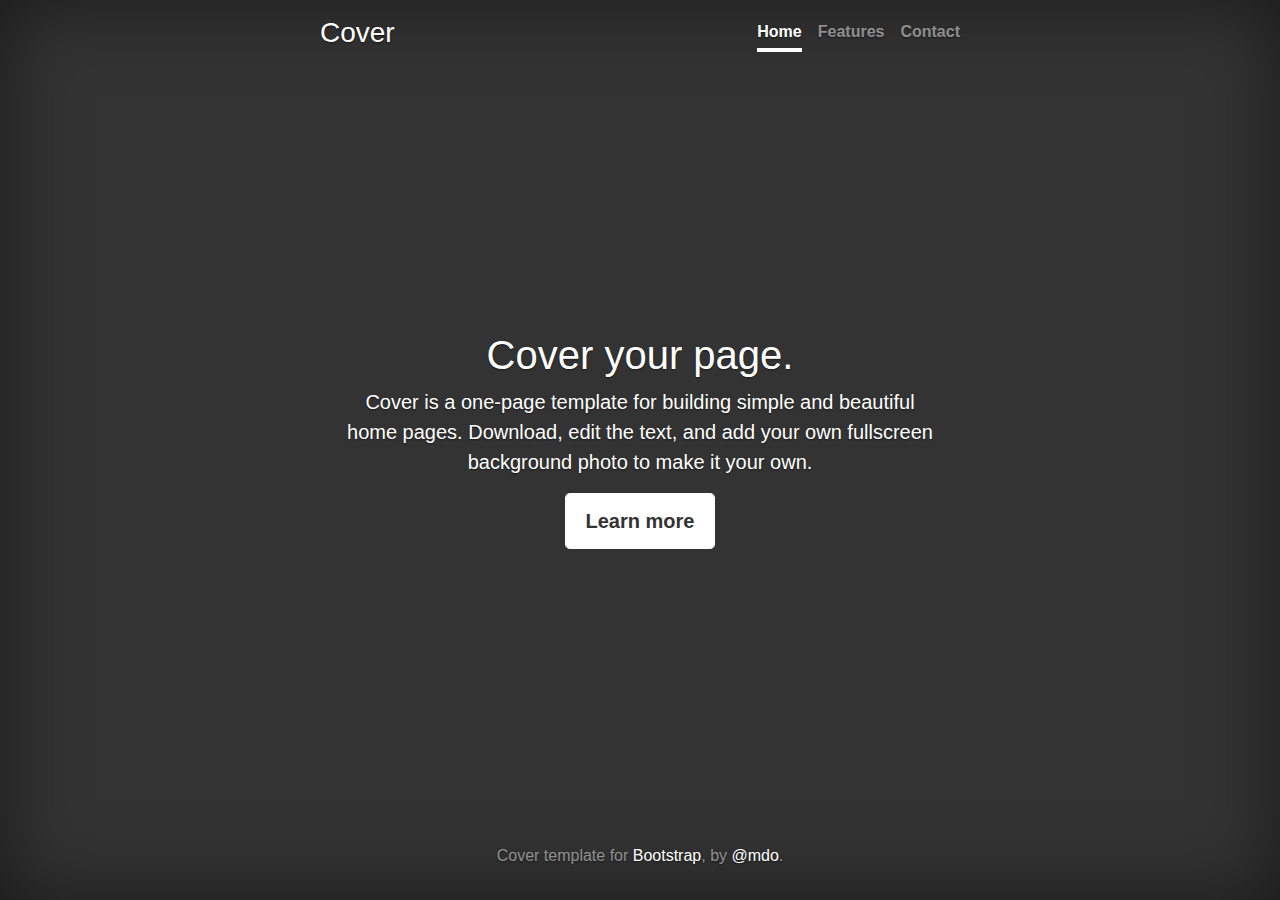
<file: vendors/css/bootstrap-4.0.0/docs/4.0/examples/cover/index.html>
<!doctype html>
<html lang="en">
  <head>
    <meta charset="utf-8">
    <meta name="viewport" content="width=device-width, initial-scale=1, shrink-to-fit=no">
    <meta name="description" content="">
    <meta name="author" content="">
    <link rel="icon" href="../../../../favicon.ico">

    <title>Cover Template for Bootstrap</title>

    <!-- Bootstrap core CSS -->
    <link href="../../../../dist/css/bootstrap.min.css" rel="stylesheet">

    <!-- Custom styles for this template -->
    <link href="cover.css" rel="stylesheet">
  </head>

  <body class="text-center">

    <div class="cover-container d-flex h-100 p-3 mx-auto flex-column">
      <header class="masthead mb-auto">
        <div class="inner">
          <h3 class="masthead-brand">Cover</h3>
          <nav class="nav nav-masthead justify-content-center">
            <a class="nav-link active" href="#">Home</a>
            <a class="nav-link" href="#">Features</a>
            <a class="nav-link" href="#">Contact</a>
          </nav>
        </div>
      </header>

      <main role="main" class="inner cover">
        <h1 class="cover-heading">Cover your page.</h1>
        <p class="lead">Cover is a one-page template for building simple and beautiful home pages. Download, edit the text, and add your own fullscreen background photo to make it your own.</p>
        <p class="lead">
          <a href="#" class="btn btn-lg btn-secondary">Learn more</a>
        </p>
      </main>

      <footer class="mastfoot mt-auto">
        <div class="inner">
          <p>Cover template for <a href="https://getbootstrap.com/">Bootstrap</a>, by <a href="https://twitter.com/mdo">@mdo</a>.</p>
        </div>
      </footer>
    </div>


    <!-- Bootstrap core JavaScript
    ================================================== -->
    <!-- Placed at the end of the document so the pages load faster -->
    <script src="https://code.jquery.com/jquery-3.2.1.slim.min.js" integrity="sha384-KJ3o2DKtIkvYIK3UENzmM7KCkRr/rE9/Qpg6aAZGJwFDMVNA/GpGFF93hXpG5KkN" crossorigin="anonymous"></script>
    <script>window.jQuery || document.write('<script src="../../../../assets/js/vendor/jquery-slim.min.js"><\/script>')</script>
    <script src="../../../../assets/js/vendor/popper.min.js"></script>
    <script src="../../../../dist/js/bootstrap.min.js"></script>
  </body>
</html>
</file>
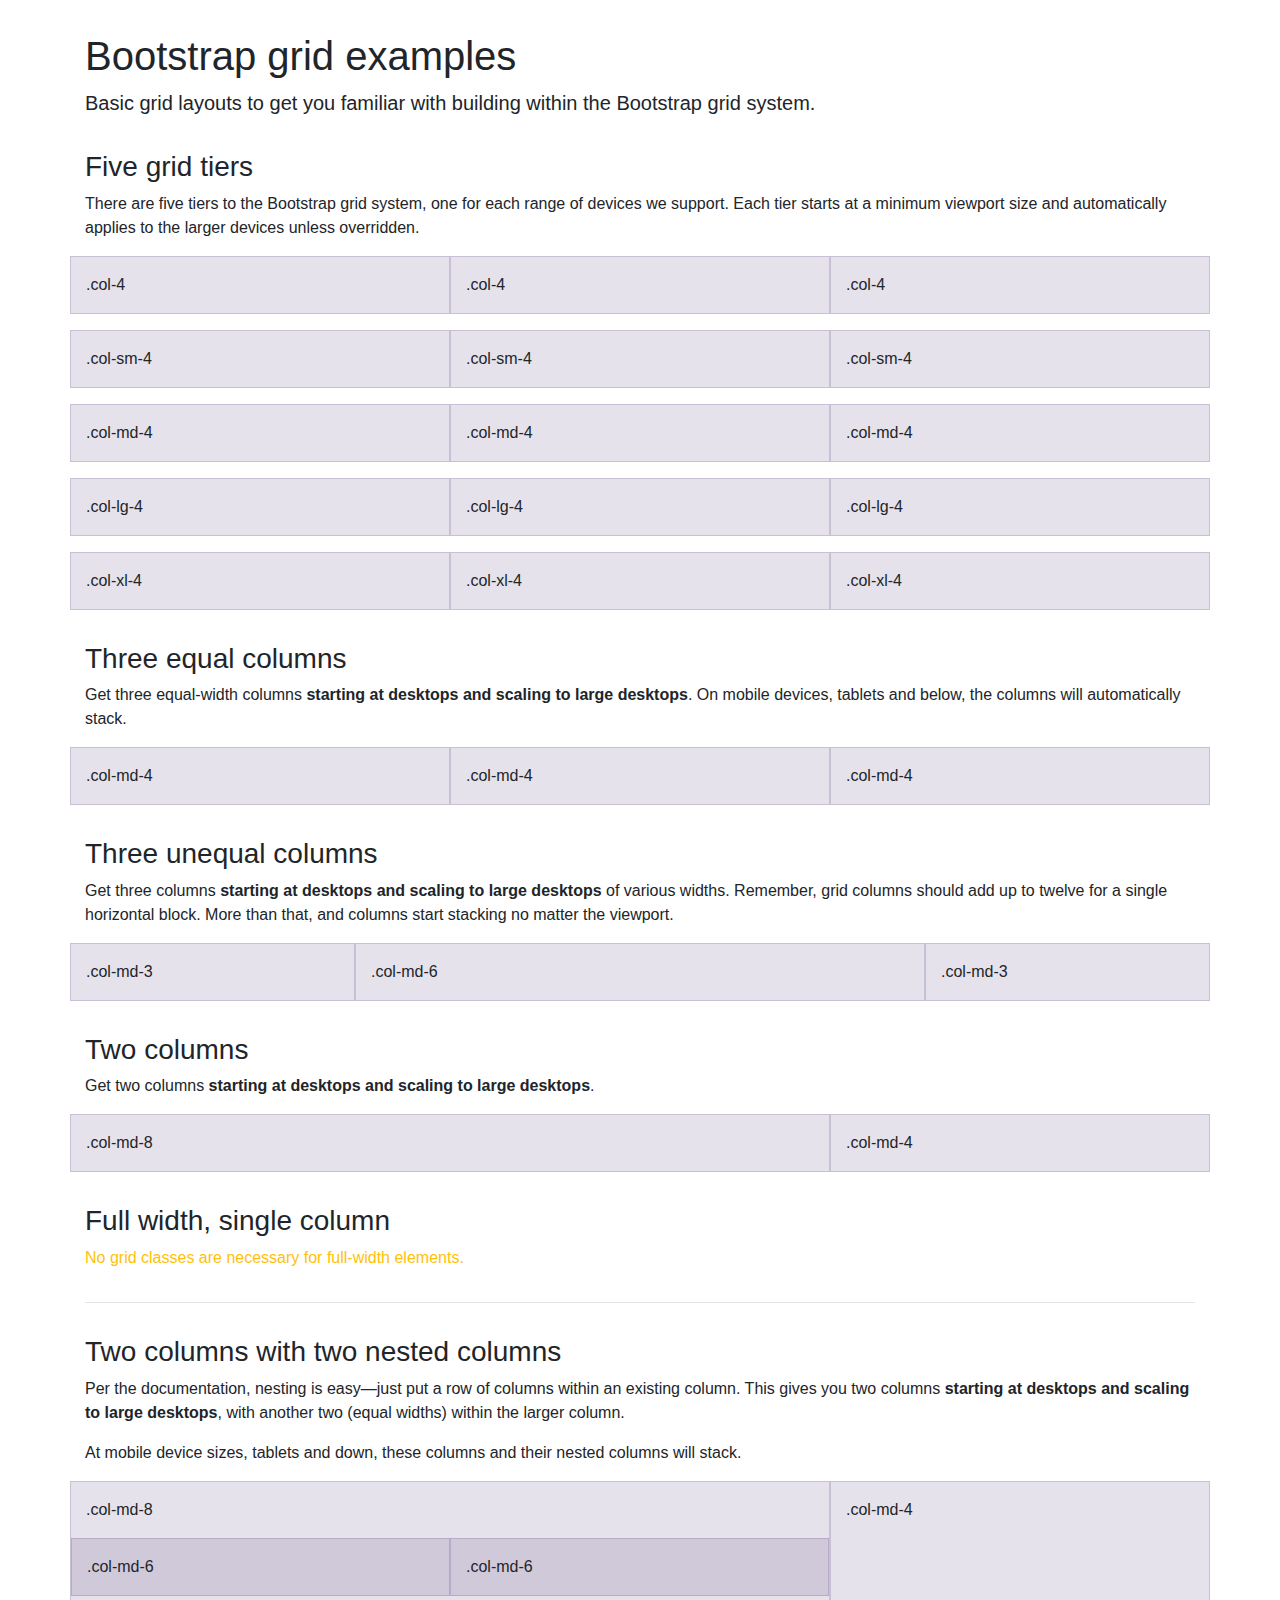
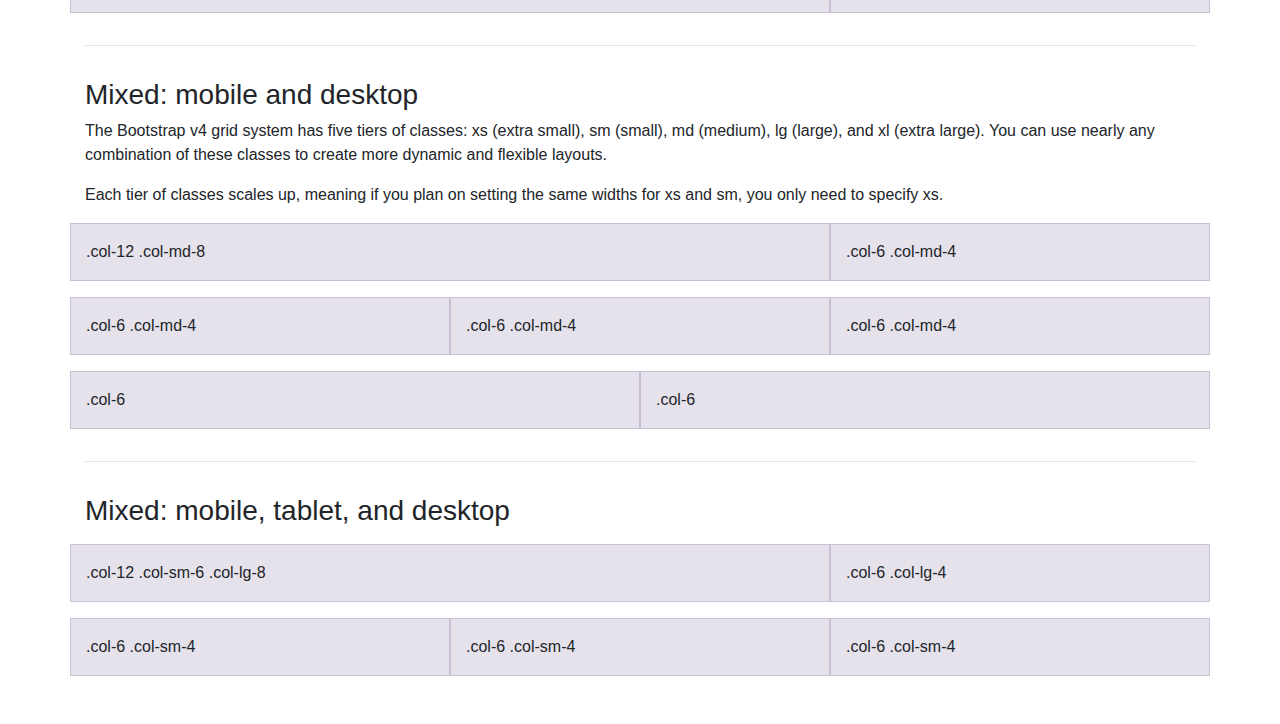
<file: vendors/css/bootstrap-4.0.0/docs/4.0/examples/grid/index.html>
<!doctype html>
<html lang="en">
  <head>
    <meta charset="utf-8">
    <meta name="viewport" content="width=device-width, initial-scale=1, shrink-to-fit=no">
    <meta name="description" content="">
    <meta name="author" content="">
    <link rel="icon" href="../../../../favicon.ico">

    <title>Grid Template for Bootstrap</title>

    <!-- Bootstrap core CSS -->
    <link href="../../../../dist/css/bootstrap.min.css" rel="stylesheet">

    <!-- Custom styles for this template -->
    <link href="grid.css" rel="stylesheet">
  </head>

  <body>
    <div class="container">

      <h1>Bootstrap grid examples</h1>
      <p class="lead">Basic grid layouts to get you familiar with building within the Bootstrap grid system.</p>

      <h3>Five grid tiers</h3>
      <p>There are five tiers to the Bootstrap grid system, one for each range of devices we support. Each tier starts at a minimum viewport size and automatically applies to the larger devices unless overridden.</p>

      <div class="row">
        <div class="col-4">.col-4</div>
        <div class="col-4">.col-4</div>
        <div class="col-4">.col-4</div>
      </div>

      <div class="row">
        <div class="col-sm-4">.col-sm-4</div>
        <div class="col-sm-4">.col-sm-4</div>
        <div class="col-sm-4">.col-sm-4</div>
      </div>

      <div class="row">
        <div class="col-md-4">.col-md-4</div>
        <div class="col-md-4">.col-md-4</div>
        <div class="col-md-4">.col-md-4</div>
      </div>

      <div class="row">
        <div class="col-lg-4">.col-lg-4</div>
        <div class="col-lg-4">.col-lg-4</div>
        <div class="col-lg-4">.col-lg-4</div>
      </div>

      <div class="row">
        <div class="col-xl-4">.col-xl-4</div>
        <div class="col-xl-4">.col-xl-4</div>
        <div class="col-xl-4">.col-xl-4</div>
      </div>

      <h3>Three equal columns</h3>
      <p>Get three equal-width columns <strong>starting at desktops and scaling to large desktops</strong>. On mobile devices, tablets and below, the columns will automatically stack.</p>
      <div class="row">
        <div class="col-md-4">.col-md-4</div>
        <div class="col-md-4">.col-md-4</div>
        <div class="col-md-4">.col-md-4</div>
      </div>

      <h3>Three unequal columns</h3>
      <p>Get three columns <strong>starting at desktops and scaling to large desktops</strong> of various widths. Remember, grid columns should add up to twelve for a single horizontal block. More than that, and columns start stacking no matter the viewport.</p>
      <div class="row">
        <div class="col-md-3">.col-md-3</div>
        <div class="col-md-6">.col-md-6</div>
        <div class="col-md-3">.col-md-3</div>
      </div>

      <h3>Two columns</h3>
      <p>Get two columns <strong>starting at desktops and scaling to large desktops</strong>.</p>
      <div class="row">
        <div class="col-md-8">.col-md-8</div>
        <div class="col-md-4">.col-md-4</div>
      </div>

      <h3>Full width, single column</h3>
      <p class="text-warning">No grid classes are necessary for full-width elements.</p>

      <hr>

      <h3>Two columns with two nested columns</h3>
      <p>Per the documentation, nesting is easy—just put a row of columns within an existing column. This gives you two columns <strong>starting at desktops and scaling to large desktops</strong>, with another two (equal widths) within the larger column.</p>
      <p>At mobile device sizes, tablets and down, these columns and their nested columns will stack.</p>
      <div class="row">
        <div class="col-md-8">
          .col-md-8
          <div class="row">
            <div class="col-md-6">.col-md-6</div>
            <div class="col-md-6">.col-md-6</div>
          </div>
        </div>
        <div class="col-md-4">.col-md-4</div>
      </div>

      <hr>

      <h3>Mixed: mobile and desktop</h3>
      <p>The Bootstrap v4 grid system has five tiers of classes: xs (extra small), sm (small), md (medium), lg (large), and xl (extra large). You can use nearly any combination of these classes to create more dynamic and flexible layouts.</p>
      <p>Each tier of classes scales up, meaning if you plan on setting the same widths for xs and sm, you only need to specify xs.</p>
      <div class="row">
        <div class="col-12 col-md-8">.col-12 .col-md-8</div>
        <div class="col-6 col-md-4">.col-6 .col-md-4</div>
      </div>
      <div class="row">
        <div class="col-6 col-md-4">.col-6 .col-md-4</div>
        <div class="col-6 col-md-4">.col-6 .col-md-4</div>
        <div class="col-6 col-md-4">.col-6 .col-md-4</div>
      </div>
      <div class="row">
        <div class="col-6">.col-6</div>
        <div class="col-6">.col-6</div>
      </div>

      <hr>

      <h3>Mixed: mobile, tablet, and desktop</h3>
      <p></p>
      <div class="row">
        <div class="col-12 col-sm-6 col-lg-8">.col-12 .col-sm-6 .col-lg-8</div>
        <div class="col-6 col-lg-4">.col-6 .col-lg-4</div>
      </div>
      <div class="row">
        <div class="col-6 col-sm-4">.col-6 .col-sm-4</div>
        <div class="col-6 col-sm-4">.col-6 .col-sm-4</div>
        <div class="col-6 col-sm-4">.col-6 .col-sm-4</div>
      </div>

    </div> <!-- /container -->
  </body>
</html>
</file>
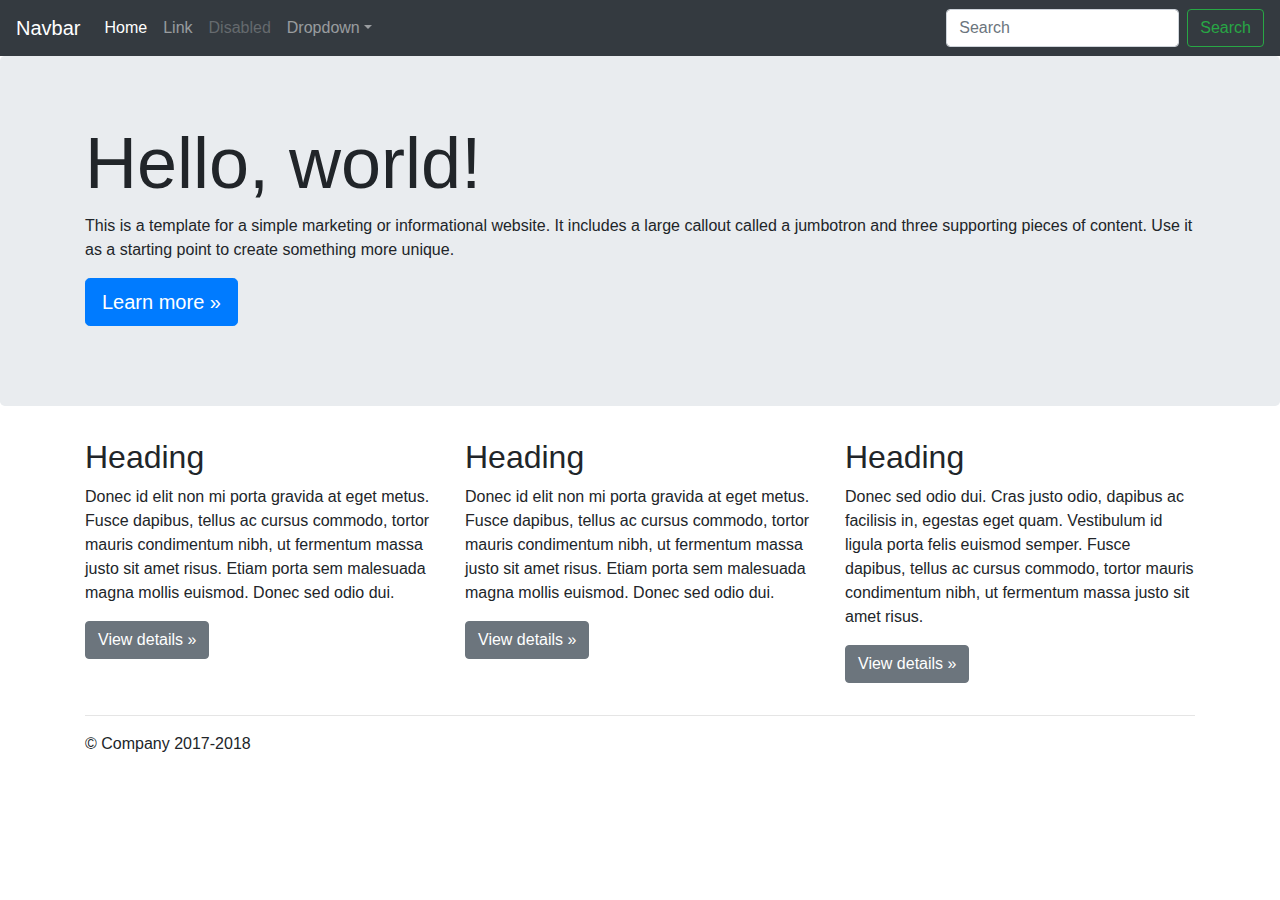
<file: vendors/css/bootstrap-4.0.0/docs/4.0/examples/jumbotron/index.html>
<!doctype html>
<html lang="en">
  <head>
    <meta charset="utf-8">
    <meta name="viewport" content="width=device-width, initial-scale=1, shrink-to-fit=no">
    <meta name="description" content="">
    <meta name="author" content="">
    <link rel="icon" href="../../../../favicon.ico">

    <title>Jumbotron Template for Bootstrap</title>

    <!-- Bootstrap core CSS -->
    <link href="../../../../dist/css/bootstrap.min.css" rel="stylesheet">

    <!-- Custom styles for this template -->
    <link href="jumbotron.css" rel="stylesheet">
  </head>

  <body>

    <nav class="navbar navbar-expand-md navbar-dark fixed-top bg-dark">
      <a class="navbar-brand" href="#">Navbar</a>
      <button class="navbar-toggler" type="button" data-toggle="collapse" data-target="#navbarsExampleDefault" aria-controls="navbarsExampleDefault" aria-expanded="false" aria-label="Toggle navigation">
        <span class="navbar-toggler-icon"></span>
      </button>

      <div class="collapse navbar-collapse" id="navbarsExampleDefault">
        <ul class="navbar-nav mr-auto">
          <li class="nav-item active">
            <a class="nav-link" href="#">Home <span class="sr-only">(current)</span></a>
          </li>
          <li class="nav-item">
            <a class="nav-link" href="#">Link</a>
          </li>
          <li class="nav-item">
            <a class="nav-link disabled" href="#">Disabled</a>
          </li>
          <li class="nav-item dropdown">
            <a class="nav-link dropdown-toggle" href="http://example.com" id="dropdown01" data-toggle="dropdown" aria-haspopup="true" aria-expanded="false">Dropdown</a>
            <div class="dropdown-menu" aria-labelledby="dropdown01">
              <a class="dropdown-item" href="#">Action</a>
              <a class="dropdown-item" href="#">Another action</a>
              <a class="dropdown-item" href="#">Something else here</a>
            </div>
          </li>
        </ul>
        <form class="form-inline my-2 my-lg-0">
          <input class="form-control mr-sm-2" type="text" placeholder="Search" aria-label="Search">
          <button class="btn btn-outline-success my-2 my-sm-0" type="submit">Search</button>
        </form>
      </div>
    </nav>

    <main role="main">

      <!-- Main jumbotron for a primary marketing message or call to action -->
      <div class="jumbotron">
        <div class="container">
          <h1 class="display-3">Hello, world!</h1>
          <p>This is a template for a simple marketing or informational website. It includes a large callout called a jumbotron and three supporting pieces of content. Use it as a starting point to create something more unique.</p>
          <p><a class="btn btn-primary btn-lg" href="#" role="button">Learn more &raquo;</a></p>
        </div>
      </div>

      <div class="container">
        <!-- Example row of columns -->
        <div class="row">
          <div class="col-md-4">
            <h2>Heading</h2>
            <p>Donec id elit non mi porta gravida at eget metus. Fusce dapibus, tellus ac cursus commodo, tortor mauris condimentum nibh, ut fermentum massa justo sit amet risus. Etiam porta sem malesuada magna mollis euismod. Donec sed odio dui. </p>
            <p><a class="btn btn-secondary" href="#" role="button">View details &raquo;</a></p>
          </div>
          <div class="col-md-4">
            <h2>Heading</h2>
            <p>Donec id elit non mi porta gravida at eget metus. Fusce dapibus, tellus ac cursus commodo, tortor mauris condimentum nibh, ut fermentum massa justo sit amet risus. Etiam porta sem malesuada magna mollis euismod. Donec sed odio dui. </p>
            <p><a class="btn btn-secondary" href="#" role="button">View details &raquo;</a></p>
          </div>
          <div class="col-md-4">
            <h2>Heading</h2>
            <p>Donec sed odio dui. Cras justo odio, dapibus ac facilisis in, egestas eget quam. Vestibulum id ligula porta felis euismod semper. Fusce dapibus, tellus ac cursus commodo, tortor mauris condimentum nibh, ut fermentum massa justo sit amet risus.</p>
            <p><a class="btn btn-secondary" href="#" role="button">View details &raquo;</a></p>
          </div>
        </div>

        <hr>

      </div> <!-- /container -->

    </main>

    <footer class="container">
      <p>&copy; Company 2017-2018</p>
    </footer>

    <!-- Bootstrap core JavaScript
    ================================================== -->
    <!-- Placed at the end of the document so the pages load faster -->
    <script src="https://code.jquery.com/jquery-3.2.1.slim.min.js" integrity="sha384-KJ3o2DKtIkvYIK3UENzmM7KCkRr/rE9/Qpg6aAZGJwFDMVNA/GpGFF93hXpG5KkN" crossorigin="anonymous"></script>
    <script>window.jQuery || document.write('<script src="../../../../assets/js/vendor/jquery-slim.min.js"><\/script>')</script>
    <script src="../../../../assets/js/vendor/popper.min.js"></script>
    <script src="../../../../dist/js/bootstrap.min.js"></script>
  </body>
</html>
</file>
<file: vendors/css/bootstrap-4.0.0/docs/4.0/examples/album/album.css>
:root {
  --jumbotron-padding-y: 3rem;
}

.jumbotron {
  padding-top: var(--jumbotron-padding-y);
  padding-bottom: var(--jumbotron-padding-y);
  margin-bottom: 0;
  background-color: #fff;
}
@media (min-width: 768px) {
  .jumbotron {
    padding-top: calc(var(--jumbotron-padding-y) * 2);
    padding-bottom: calc(var(--jumbotron-padding-y) * 2);
  }
}

.jumbotron p:last-child {
  margin-bottom: 0;
}

.jumbotron-heading {
  font-weight: 300;
}

.jumbotron .container {
  max-width: 40rem;
}

footer {
  padding-top: 3rem;
  padding-bottom: 3rem;
}

footer p {
  margin-bottom: .25rem;
}

.box-shadow { box-shadow: 0 .25rem .75rem rgba(0, 0, 0, .05); }
</file>
<file: vendors/css/bootstrap-4.0.0/docs/4.0/examples/blog/blog.css>
/* stylelint-disable selector-list-comma-newline-after */

.blog-header {
  line-height: 1;
  border-bottom: 1px solid #e5e5e5;
}

.blog-header-logo {
  font-family: "Playfair Display", Georgia, "Times New Roman", serif;
  font-size: 2.25rem;
}

.blog-header-logo:hover {
  text-decoration: none;
}

h1, h2, h3, h4, h5, h6 {
  font-family: "Playfair Display", Georgia, "Times New Roman", serif;
}

.display-4 {
  font-size: 2.5rem;
}
@media (min-width: 768px) {
  .display-4 {
    font-size: 3rem;
  }
}

.nav-scroller {
  position: relative;
  z-index: 2;
  height: 2.75rem;
  overflow-y: hidden;
}

.nav-scroller .nav {
  display: -webkit-box;
  display: -ms-flexbox;
  display: flex;
  -ms-flex-wrap: nowrap;
  flex-wrap: nowrap;
  padding-bottom: 1rem;
  margin-top: -1px;
  overflow-x: auto;
  text-align: center;
  white-space: nowrap;
  -webkit-overflow-scrolling: touch;
}

.nav-scroller .nav-link {
  padding-top: .75rem;
  padding-bottom: .75rem;
  font-size: .875rem;
}

.card-img-right {
  height: 100%;
  border-radius: 0 3px 3px 0;
}

.flex-auto {
  -ms-flex: 0 0 auto;
  -webkit-box-flex: 0;
  flex: 0 0 auto;
}

.h-250 { height: 250px; }
@media (min-width: 768px) {
  .h-md-250 { height: 250px; }
}

.border-top { border-top: 1px solid #e5e5e5; }
.border-bottom { border-bottom: 1px solid #e5e5e5; }

.box-shadow { box-shadow: 0 .25rem .75rem rgba(0, 0, 0, .05); }

/*
 * Blog name and description
 */
.blog-title {
  margin-bottom: 0;
  font-size: 2rem;
  font-weight: 400;
}
.blog-description {
  font-size: 1.1rem;
  color: #999;
}

@media (min-width: 40em) {
  .blog-title {
    font-size: 3.5rem;
  }
}

/* Pagination */
.blog-pagination {
  margin-bottom: 4rem;
}
.blog-pagination > .btn {
  border-radius: 2rem;
}

/*
 * Blog posts
 */
.blog-post {
  margin-bottom: 4rem;
}
.blog-post-title {
  margin-bottom: .25rem;
  font-size: 2.5rem;
}
.blog-post-meta {
  margin-bottom: 1.25rem;
  color: #999;
}

/*
 * Footer
 */
.blog-footer {
  padding: 2.5rem 0;
  color: #999;
  text-align: center;
  background-color: #f9f9f9;
  border-top: .05rem solid #e5e5e5;
}
.blog-footer p:last-child {
  margin-bottom: 0;
}
</file>
<file: vendors/css/bootstrap-4.0.0/docs/4.0/examples/carousel/carousel.css>
/* GLOBAL STYLES
-------------------------------------------------- */
/* Padding below the footer and lighter body text */

body {
  padding-top: 3rem;
  padding-bottom: 3rem;
  color: #5a5a5a;
}


/* CUSTOMIZE THE CAROUSEL
-------------------------------------------------- */

/* Carousel base class */
.carousel {
  margin-bottom: 4rem;
}
/* Since positioning the image, we need to help out the caption */
.carousel-caption {
  bottom: 3rem;
  z-index: 10;
}

/* Declare heights because of positioning of img element */
.carousel-item {
  height: 32rem;
  background-color: #777;
}
.carousel-item > img {
  position: absolute;
  top: 0;
  left: 0;
  min-width: 100%;
  height: 32rem;
}


/* MARKETING CONTENT
-------------------------------------------------- */

/* Center align the text within the three columns below the carousel */
.marketing .col-lg-4 {
  margin-bottom: 1.5rem;
  text-align: center;
}
.marketing h2 {
  font-weight: 400;
}
.marketing .col-lg-4 p {
  margin-right: .75rem;
  margin-left: .75rem;
}


/* Featurettes
------------------------- */

.featurette-divider {
  margin: 5rem 0; /* Space out the Bootstrap <hr> more */
}

/* Thin out the marketing headings */
.featurette-heading {
  font-weight: 300;
  line-height: 1;
  letter-spacing: -.05rem;
}


/* RESPONSIVE CSS
-------------------------------------------------- */

@media (min-width: 40em) {
  /* Bump up size of carousel content */
  .carousel-caption p {
    margin-bottom: 1.25rem;
    font-size: 1.25rem;
    line-height: 1.4;
  }

  .featurette-heading {
    font-size: 50px;
  }
}

@media (min-width: 62em) {
  .featurette-heading {
    margin-top: 7rem;
  }
}
</file>
<file: vendors/css/bootstrap-4.0.0/docs/4.0/examples/cover/cover.css>
/*
 * Globals
 */

/* Links */
a,
a:focus,
a:hover {
  color: #fff;
}

/* Custom default button */
.btn-secondary,
.btn-secondary:hover,
.btn-secondary:focus {
  color: #333;
  text-shadow: none; /* Prevent inheritance from `body` */
  background-color: #fff;
  border: .05rem solid #fff;
}


/*
 * Base structure
 */

html,
body {
  height: 100%;
  background-color: #333;
}

body {
  display: -ms-flexbox;
  display: -webkit-box;
  display: flex;
  -ms-flex-pack: center;
  -webkit-box-pack: center;
  justify-content: center;
  color: #fff;
  text-shadow: 0 .05rem .1rem rgba(0, 0, 0, .5);
  box-shadow: inset 0 0 5rem rgba(0, 0, 0, .5);
}

.cover-container {
  max-width: 42em;
}


/*
 * Header
 */
.masthead {
  margin-bottom: 2rem;
}

.masthead-brand {
  margin-bottom: 0;
}

.nav-masthead .nav-link {
  padding: .25rem 0;
  font-weight: 700;
  color: rgba(255, 255, 255, .5);
  background-color: transparent;
  border-bottom: .25rem solid transparent;
}

.nav-masthead .nav-link:hover,
.nav-masthead .nav-link:focus {
  border-bottom-color: rgba(255, 255, 255, .25);
}

.nav-masthead .nav-link + .nav-link {
  margin-left: 1rem;
}

.nav-masthead .active {
  color: #fff;
  border-bottom-color: #fff;
}

@media (min-width: 48em) {
  .masthead-brand {
    float: left;
  }
  .nav-masthead {
    float: right;
  }
}


/*
 * Cover
 */
.cover {
  padding: 0 1.5rem;
}
.cover .btn-lg {
  padding: .75rem 1.25rem;
  font-weight: 700;
}


/*
 * Footer
 */
.mastfoot {
  color: rgba(255, 255, 255, .5);
}
</file>
<file: vendors/css/bootstrap-4.0.0/docs/4.0/examples/grid/grid.css>
body {
  padding-top: 2rem;
  padding-bottom: 2rem;
}

h3 {
  margin-top: 2rem;
}

.row {
  margin-bottom: 1rem;
}
.row .row {
  margin-top: 1rem;
  margin-bottom: 0;
}
[class*="col-"] {
  padding-top: 1rem;
  padding-bottom: 1rem;
  background-color: rgba(86, 61, 124, .15);
  border: 1px solid rgba(86, 61, 124, .2);
}

hr {
  margin-top: 2rem;
  margin-bottom: 2rem;
}
</file>
<file: vendors/css/bootstrap-4.0.0/docs/4.0/examples/jumbotron/jumbotron.css>
/* Move down content because we have a fixed navbar that is 3.5rem tall */
body {
  padding-top: 3.5rem;
}
</file>
<file: vendors/css/bootstrap-4.0.0/js/tests/vendor/qunit.css>
/*!
 * QUnit 2.4.1
 * https://qunitjs.com/
 *
 * Copyright jQuery Foundation and other contributors
 * Released under the MIT license
 * https://jquery.org/license
 *
 * Date: 2017-10-22T05:12Z
 */

/** Font Family and Sizes */

#qunit-tests, #qunit-header, #qunit-banner, #qunit-testrunner-toolbar, #qunit-filteredTest, #qunit-userAgent, #qunit-testresult {
	font-family: "Helvetica Neue Light", "HelveticaNeue-Light", "Helvetica Neue", Calibri, Helvetica, Arial, sans-serif;
}

#qunit-testrunner-toolbar, #qunit-filteredTest, #qunit-userAgent, #qunit-testresult, #qunit-tests li { font-size: small; }
#qunit-tests { font-size: smaller; }


/** Resets */

#qunit-tests, #qunit-header, #qunit-banner, #qunit-filteredTest, #qunit-userAgent, #qunit-testresult, #qunit-modulefilter {
	margin: 0;
	padding: 0;
}


/** Header (excluding toolbar) */

#qunit-header {
	padding: 0.5em 0 0.5em 1em;

	color: #8699A4;
	background-color: #0D3349;

	font-size: 1.5em;
	line-height: 1em;
	font-weight: 400;

	border-radius: 5px 5px 0 0;
}

#qunit-header a {
	text-decoration: none;
	color: #C2CCD1;
}

#qunit-header a:hover,
#qunit-header a:focus {
	color: #FFF;
}

#qunit-banner {
	height: 5px;
}

#qunit-filteredTest {
	padding: 0.5em 1em 0.5em 1em;
	color: #366097;
	background-color: #F4FF77;
}

#qunit-userAgent {
	padding: 0.5em 1em 0.5em 1em;
	color: #FFF;
	background-color: #2B81AF;
	text-shadow: rgba(0, 0, 0, 0.5) 2px 2px 1px;
}


/** Toolbar */

#qunit-testrunner-toolbar {
	padding: 0.5em 1em 0.5em 1em;
	color: #5E740B;
	background-color: #EEE;
}

#qunit-testrunner-toolbar .clearfix {
	height: 0;
	clear: both;
}

#qunit-testrunner-toolbar label {
	display: inline-block;
}

#qunit-testrunner-toolbar input[type=checkbox],
#qunit-testrunner-toolbar input[type=radio] {
	margin: 3px;
	vertical-align: -2px;
}

#qunit-testrunner-toolbar input[type=text] {
	box-sizing: border-box;
	height: 1.6em;
}

.qunit-url-config,
.qunit-filter,
#qunit-modulefilter {
	display: inline-block;
	line-height: 2.1em;
}

.qunit-filter,
#qunit-modulefilter {
	float: right;
	position: relative;
	margin-left: 1em;
}

.qunit-url-config label {
	margin-right: 0.5em;
}

#qunit-modulefilter-search {
	box-sizing: border-box;
	width: 400px;
}

#qunit-modulefilter-search-container:after {
	position: absolute;
	right: 0.3em;
	content: "\25bc";
	color: black;
}

#qunit-modulefilter-dropdown {
	/* align with #qunit-modulefilter-search */
	box-sizing: border-box;
	width: 400px;
	position: absolute;
	right: 0;
	top: 50%;
	margin-top: 0.8em;

	border: 1px solid #D3D3D3;
	border-top: none;
	border-radius: 0 0 .25em .25em;
	color: #000;
	background-color: #F5F5F5;
	z-index: 99;
}

#qunit-modulefilter-dropdown a {
	color: inherit;
	text-decoration: none;
}

#qunit-modulefilter-dropdown .clickable.checked {
	font-weight: bold;
	color: #000;
	background-color: #D2E0E6;
}

#qunit-modulefilter-dropdown .clickable:hover {
	color: #FFF;
	background-color: #0D3349;
}

#qunit-modulefilter-actions {
	display: block;
	overflow: auto;

	/* align with #qunit-modulefilter-dropdown-list */
	font: smaller/1.5em sans-serif;
}

#qunit-modulefilter-dropdown #qunit-modulefilter-actions > * {
	box-sizing: border-box;
	max-height: 2.8em;
	display: block;
	padding: 0.4em;
}

#qunit-modulefilter-dropdown #qunit-modulefilter-actions > button {
	float: right;
	font: inherit;
}

#qunit-modulefilter-dropdown #qunit-modulefilter-actions > :last-child {
	/* insert padding to align with checkbox margins */
	padding-left: 3px;
}

#qunit-modulefilter-dropdown-list {
	max-height: 200px;
	overflow-y: auto;
	margin: 0;
	border-top: 2px groove threedhighlight;
	padding: 0.4em 0 0;
	font: smaller/1.5em sans-serif;
}

#qunit-modulefilter-dropdown-list li {
	white-space: nowrap;
	overflow: hidden;
	text-overflow: ellipsis;
}

#qunit-modulefilter-dropdown-list .clickable {
	display: block;
	padding-left: 0.15em;
}


/** Tests: Pass/Fail */

#qunit-tests {
	list-style-position: inside;
}

#qunit-tests li {
	padding: 0.4em 1em 0.4em 1em;
	border-bottom: 1px solid #FFF;
	list-style-position: inside;
}

#qunit-tests > li {
	display: none;
}

#qunit-tests li.running,
#qunit-tests li.pass,
#qunit-tests li.fail,
#qunit-tests li.skipped,
#qunit-tests li.aborted {
	display: list-item;
}

#qunit-tests.hidepass {
	position: relative;
}

#qunit-tests.hidepass li.running,
#qunit-tests.hidepass li.pass:not(.todo) {
	visibility: hidden;
	position: absolute;
	width:   0;
	height:  0;
	padding: 0;
	border:  0;
	margin:  0;
}

#qunit-tests li strong {
	cursor: pointer;
}

#qunit-tests li.skipped strong {
	cursor: default;
}

#qunit-tests li a {
	padding: 0.5em;
	color: #C2CCD1;
	text-decoration: none;
}

#qunit-tests li p a {
	padding: 0.25em;
	color: #6B6464;
}
#qunit-tests li a:hover,
#qunit-tests li a:focus {
	color: #000;
}

#qunit-tests li .runtime {
	float: right;
	font-size: smaller;
}

.qunit-assert-list {
	margin-top: 0.5em;
	padding: 0.5em;

	background-color: #FFF;

	border-radius: 5px;
}

.qunit-source {
	margin: 0.6em 0 0.3em;
}

.qunit-collapsed {
	display: none;
}

#qunit-tests table {
	border-collapse: collapse;
	margin-top: 0.2em;
}

#qunit-tests th {
	text-align: right;
	vertical-align: top;
	padding: 0 0.5em 0 0;
}

#qunit-tests td {
	vertical-align: top;
}

#qunit-tests pre {
	margin: 0;
	white-space: pre-wrap;
	word-wrap: break-word;
}

#qunit-tests del {
	color: #374E0C;
	background-color: #E0F2BE;
	text-decoration: none;
}

#qunit-tests ins {
	color: #500;
	background-color: #FFCACA;
	text-decoration: none;
}

/*** Test Counts */

#qunit-tests b.counts                       { color: #000; }
#qunit-tests b.passed                       { color: #5E740B; }
#qunit-tests b.failed                       { color: #710909; }

#qunit-tests li li {
	padding: 5px;
	background-color: #FFF;
	border-bottom: none;
	list-style-position: inside;
}

/*** Passing Styles */

#qunit-tests li li.pass {
	color: #3C510C;
	background-color: #FFF;
	border-left: 10px solid #C6E746;
}

#qunit-tests .pass                          { color: #528CE0; background-color: #D2E0E6; }
#qunit-tests .pass .test-name               { color: #366097; }

#qunit-tests .pass .test-actual,
#qunit-tests .pass .test-expected           { color: #999; }

#qunit-banner.qunit-pass                    { background-color: #C6E746; }

/*** Failing Styles */

#qunit-tests li li.fail {
	color: #710909;
	background-color: #FFF;
	border-left: 10px solid #EE5757;
	white-space: pre;
}

#qunit-tests > li:last-child {
	border-radius: 0 0 5px 5px;
}

#qunit-tests .fail                          { color: #000; background-color: #EE5757; }
#qunit-tests .fail .test-name,
#qunit-tests .fail .module-name             { color: #000; }

#qunit-tests .fail .test-actual             { color: #EE5757; }
#qunit-tests .fail .test-expected           { color: #008000; }

#qunit-banner.qunit-fail                    { background-color: #EE5757; }


/*** Aborted tests */
#qunit-tests .aborted { color: #000; background-color: orange; }
/*** Skipped tests */

#qunit-tests .skipped {
	background-color: #EBECE9;
}

#qunit-tests .qunit-todo-label,
#qunit-tests .qunit-skipped-label {
	background-color: #F4FF77;
	display: inline-block;
	font-style: normal;
	color: #366097;
	line-height: 1.8em;
	padding: 0 0.5em;
	margin: -0.4em 0.4em -0.4em 0;
}

#qunit-tests .qunit-todo-label {
	background-color: #EEE;
}

/** Result */

#qunit-testresult {
	color: #2B81AF;
	background-color: #D2E0E6;

	border-bottom: 1px solid #FFF;
}
#qunit-testresult .clearfix {
	height: 0;
	clear: both;
}
#qunit-testresult .module-name {
	font-weight: 700;
}
#qunit-testresult-display {
	padding: 0.5em 1em 0.5em 1em;
	width: 85%;
	float:left;
}
#qunit-testresult-controls {
	padding: 0.5em 1em 0.5em 1em;
  width: 10%;
	float:left;
}

/** Fixture */

#qunit-fixture {
	position: absolute;
	top: -10000px;
	left: -10000px;
	width: 1000px;
	height: 1000px;
}
</file>
